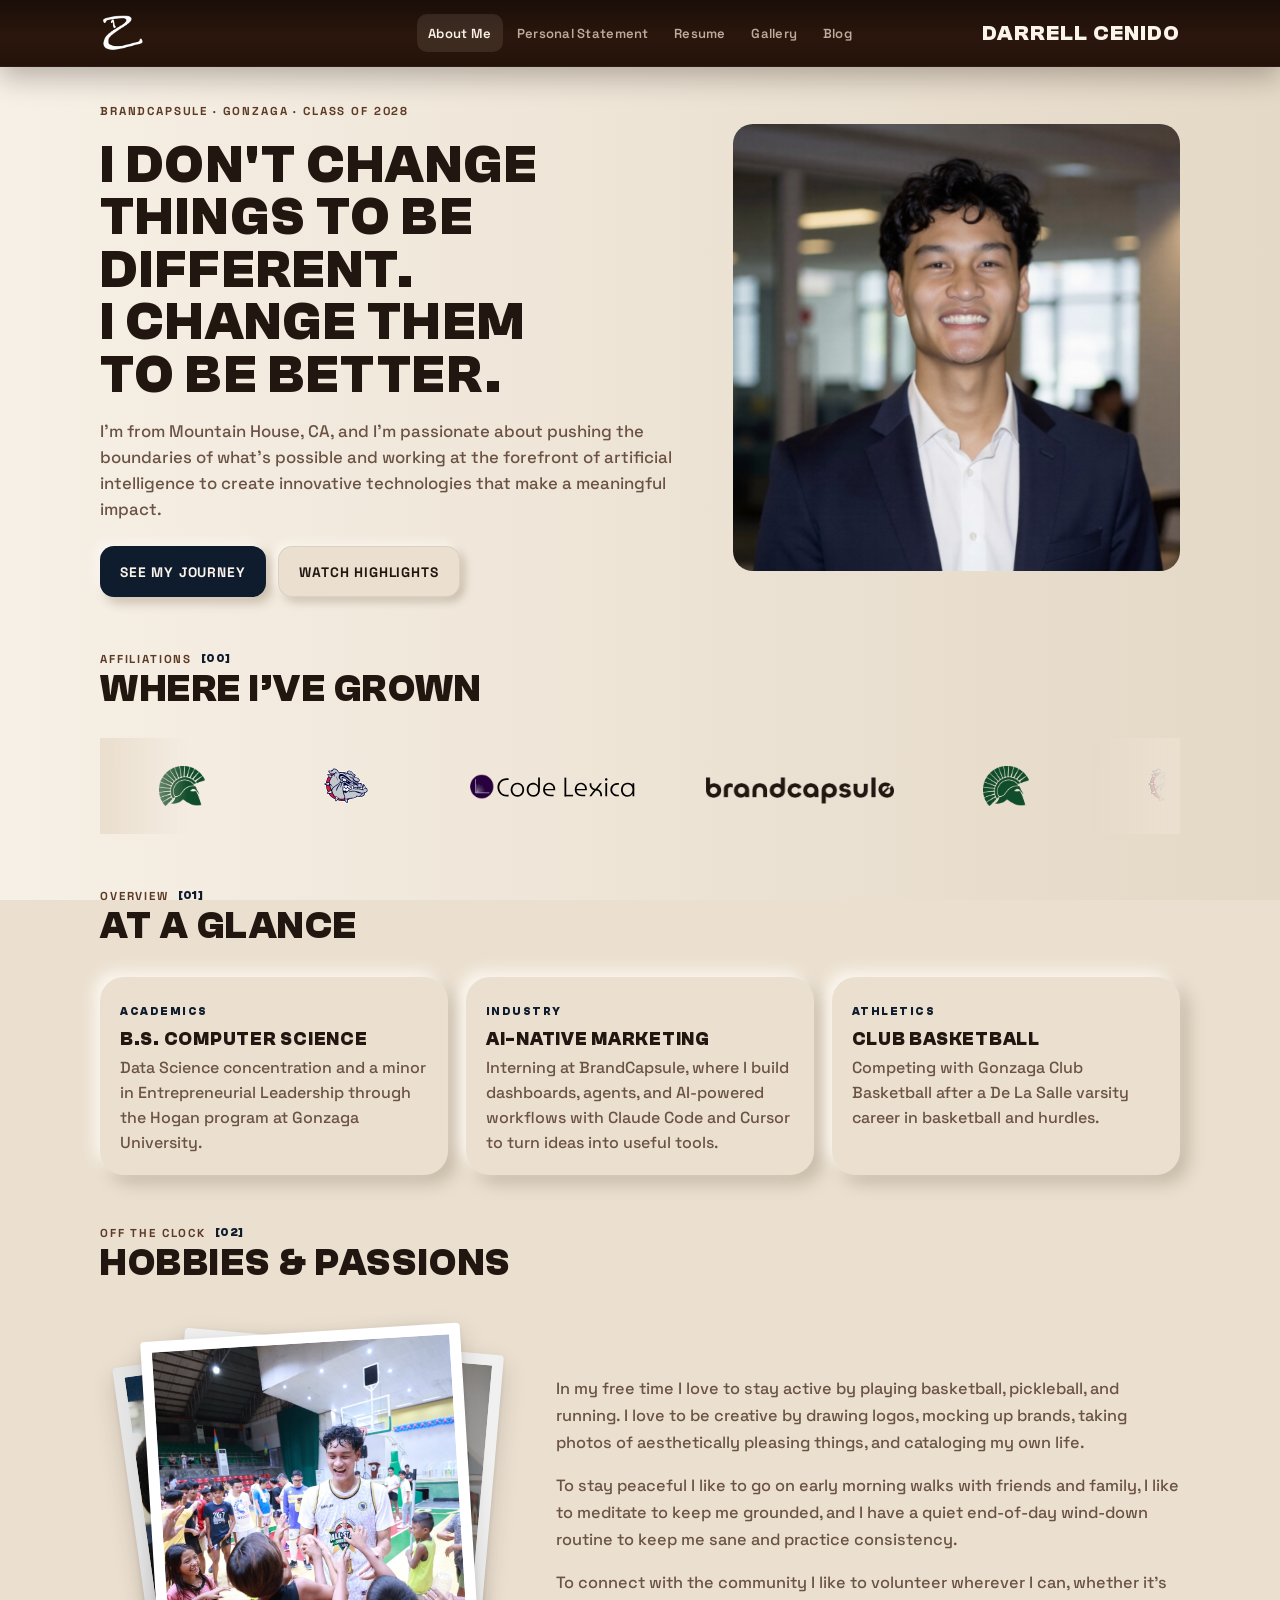
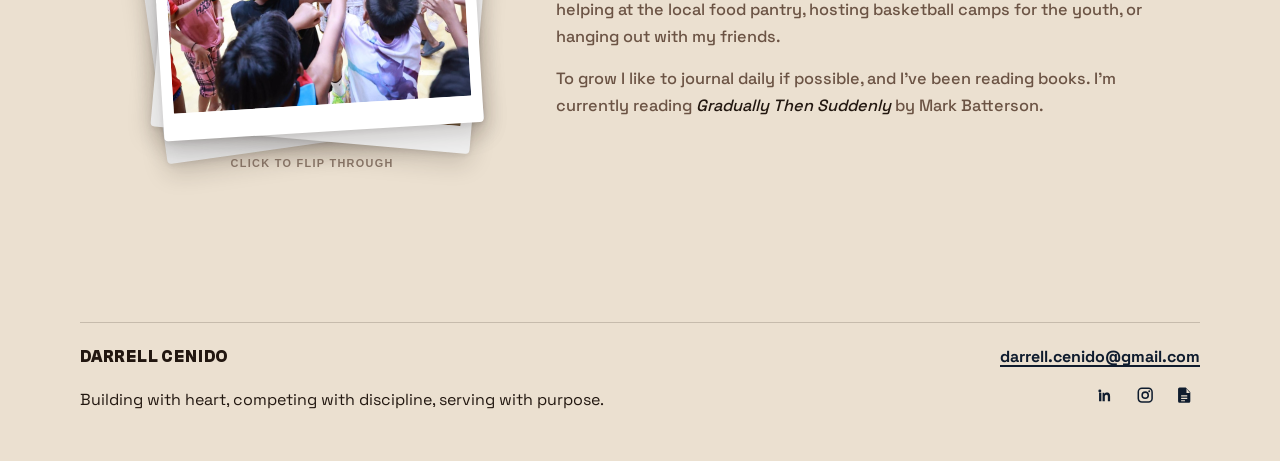
<file: index.html>
<!DOCTYPE html>
<html lang="en">
  <head>
    <meta charset="UTF-8" />
    <meta name="viewport" content="width=device-width, initial-scale=1.0" />
    <title>Darrell Cenido | About Me</title>
    <meta
      name="description"
      content="Personal website of Darrell Cenido: AI-Native Marketing Intern at BrandCapsule | Computer Science & Entrepreneurial Leadership at Gonzaga."
    />
    <link rel="icon" href="assets/images/favicon.png" type="image/png" />
    <link rel="apple-touch-icon" href="assets/images/logo-256.png" />
    <link rel="preconnect" href="https://fonts.googleapis.com" />
    <link rel="preconnect" href="https://fonts.gstatic.com" crossorigin />
    <link
      href="https://fonts.googleapis.com/css2?family=Outfit:wght@500;700;800&family=Space+Grotesk:wght@400;500;600;700&display=swap"
      rel="stylesheet"
    />
    <link rel="stylesheet" href="css/styles.css?v=20260731n" />
  </head>
  <body>
    <a class="skip-link" href="#main">Skip to main content</a>

    <header class="site-header">
      <div class="nav-wrap">
        <a class="brand brand-logo" href="index.html" aria-label="Darrell Cenido home">
          <span class="brand-mark" aria-hidden="true">
            <img src="assets/images/logo.png" alt="" />
          </span>
        </a>
        <button
          class="nav-toggle"
          type="button"
          aria-label="Toggle navigation"
          aria-expanded="false"
        >
          Menu
        </button>
        <nav class="site-nav" aria-label="Primary">
          <a class="active" href="index.html">About Me</a>
          <a href="statement.html">Personal Statement</a>
          <a href="professional.html">Resume</a>
          <a href="gallery.html">Gallery</a>
          <a href="blog.html">Blog</a>
        </nav>
        <a class="brand-meta" href="index.html">
          <span class="brand-text">
            <strong>Darrell Cenido</strong>
          </span>
        </a>
      </div>
    </header>

    <main id="main">
      <section class="hero">
        <div>
          <span class="eyebrow">BrandCapsule · Gonzaga · Class of 2028</span>
          <h1>I don't change things to be different.<br />I change them to be better.</h1>
          <p>
            I’m from Mountain House, CA, and I’m passionate about pushing the boundaries of what’s
            possible and working at the forefront of artificial intelligence to create innovative
            technologies that make a meaningful impact.
          </p>
          <div class="hero-actions">
            <a class="btn btn-primary" href="professional.html">See my journey</a>
            <a class="btn btn-secondary" href="gallery.html">Watch highlights</a>
          </div>
        </div>
        <div class="hero-media">
          <img
            src="assets/images/IMG_9369.PNG"
            alt="Professional headshot of Darrell Cenido"
          />
        </div>
      </section>

      <section class="section conveyor-section" aria-label="Schools and organizations">
        <div class="section-header conveyor-header">
          <div>
            <span class="section-kicker">Affiliations <span class="stat-num">[00]</span></span>
            <h2>Where I’ve grown</h2>
          </div>
        </div>
        <div class="conveyor" role="presentation">
          <div class="conveyor-fade conveyor-fade-left" aria-hidden="true"></div>
          <div class="conveyor-fade conveyor-fade-right" aria-hidden="true"></div>
          <div class="conveyor-track">
            <ul class="conveyor-group">
              <li class="conveyor-item conveyor-item-spartan">
                <a
                  class="conveyor-link"
                  href="https://www.dlshs.org/"
                  target="_blank"
                  rel="noopener noreferrer"
                  aria-label="De La Salle High School website"
                >
                  <img src="assets/images/partners/delasalle-spartan.png" alt="De La Salle Spartans logo" />
                </a>
              </li>
              <li class="conveyor-item conveyor-item-gonzaga">
                <a
                  class="conveyor-link"
                  href="https://www.gonzaga.edu/"
                  target="_blank"
                  rel="noopener noreferrer"
                  aria-label="Gonzaga University website"
                >
                  <img src="assets/images/partners/gonzaga.svg" alt="Gonzaga Bulldogs logo" />
                </a>
              </li>
              <li class="conveyor-item conveyor-item-wide">
                <a
                  class="conveyor-link"
                  href="https://codelexica.com/"
                  target="_blank"
                  rel="noopener noreferrer"
                  aria-label="Code Lexica website"
                >
                  <img src="assets/images/partners/codelexica.svg" alt="Code Lexica logo" />
                </a>
              </li>
              <li class="conveyor-item conveyor-item-wide conveyor-item-brandcapsule">
                <a
                  class="conveyor-link"
                  href="https://brandcapsule.ai/"
                  target="_blank"
                  rel="noopener noreferrer"
                  aria-label="BrandCapsule website"
                >
                  <img src="assets/images/partners/brandcapsule-ink.png" alt="BrandCapsule logo" />
                </a>
              </li>
            </ul>
            <ul class="conveyor-group" aria-hidden="true">
              <li class="conveyor-item conveyor-item-spartan">
                <a
                  class="conveyor-link"
                  href="https://www.dlshs.org/"
                  target="_blank"
                  rel="noopener noreferrer"
                  tabindex="-1"
                  aria-hidden="true"
                >
                  <img src="assets/images/partners/delasalle-spartan.png" alt="" />
                </a>
              </li>
              <li class="conveyor-item conveyor-item-gonzaga">
                <a
                  class="conveyor-link"
                  href="https://www.gonzaga.edu/"
                  target="_blank"
                  rel="noopener noreferrer"
                  tabindex="-1"
                  aria-hidden="true"
                >
                  <img src="assets/images/partners/gonzaga.svg" alt="" />
                </a>
              </li>
              <li class="conveyor-item conveyor-item-wide">
                <a
                  class="conveyor-link"
                  href="https://codelexica.com/"
                  target="_blank"
                  rel="noopener noreferrer"
                  tabindex="-1"
                  aria-hidden="true"
                >
                  <img src="assets/images/partners/codelexica.svg" alt="" />
                </a>
              </li>
              <li class="conveyor-item conveyor-item-wide conveyor-item-brandcapsule">
                <a
                  class="conveyor-link"
                  href="https://brandcapsule.ai/"
                  target="_blank"
                  rel="noopener noreferrer"
                  tabindex="-1"
                  aria-hidden="true"
                >
                  <img src="assets/images/partners/brandcapsule-ink.png" alt="" />
                </a>
              </li>
            </ul>
          </div>
        </div>
      </section>

      <section class="section">
        <div class="section-header">
          <div>
            <span class="section-kicker">Overview <span class="stat-num">[01]</span></span>
            <h2>At a glance</h2>
          </div>
        </div>
        <div class="card-grid">
          <article class="card">
            <span class="card-label">Academics</span>
            <h3>B.S. Computer Science</h3>
            <p>
              Data Science concentration and a minor in Entrepreneurial Leadership through the
              Hogan program at Gonzaga University.
            </p>
          </article>
          <article class="card">
            <span class="card-label">Industry</span>
            <h3>AI-Native Marketing</h3>
            <p>
              Interning at BrandCapsule, where I build dashboards, agents, and AI-powered
              workflows with Claude Code and Cursor to turn ideas into useful tools.
            </p>
          </article>
          <article class="card">
            <span class="card-label">Athletics</span>
            <h3>Club Basketball</h3>
            <p>
              Competing with Gonzaga Club Basketball after a De La Salle varsity career in
              basketball and hurdles.
            </p>
          </article>
        </div>
      </section>

      <section class="section">
        <div class="section-header">
          <div>
            <span class="section-kicker">Off the clock <span class="stat-num">[02]</span></span>
            <h2>Hobbies &amp; passions</h2>
          </div>
        </div>
        <div class="hobbies-layout">
          <button
            class="hobby-stack"
            type="button"
            aria-label="Click to view next hobby photo"
            data-hobby-stack
          >
            <figure class="hobby-stack-card is-active" data-hobby-card>
              <img
                src="assets/images/hobbies/hobby-basketball.jpg"
                alt="Darrell Cenido celebrating with kids on the basketball court"
              />
            </figure>
            <figure class="hobby-stack-card" data-hobby-card aria-hidden="true">
              <img
                src="assets/images/hobbies/hobby-curiosity.jpg"
                alt="Darrell Cenido reading in a library surrounded by books"
              />
            </figure>
            <figure class="hobby-stack-card" data-hobby-card aria-hidden="true">
              <img
                src="assets/images/hobbies/hobby-community.jpg"
                alt="Darrell Cenido laughing with friends in a candid basketball moment"
              />
            </figure>
            <span class="hobby-stack-hint">Click to flip through</span>
          </button>
          <div class="hobby-copy">
            <p>
              In my free time I love to stay active by playing basketball, pickleball, and running.
              I love to be creative by drawing logos, mocking up brands, taking photos of
              aesthetically pleasing things, and cataloging my own life.
            </p>
            <p>
              To stay peaceful I like to go on early morning walks with friends and family, I like
              to meditate to keep me grounded, and I have a quiet end-of-day wind-down routine to
              keep me sane and practice consistency.
            </p>
            <p>
              To connect with the community I like to volunteer wherever I can, whether it’s
              helping at the local food pantry, hosting basketball camps for the youth, or hanging
              out with my friends.
            </p>
            <p>
              To grow I like to journal daily if possible, and I’ve been reading books. I’m
              currently reading <em>Gradually Then Suddenly</em> by Mark Batterson.
            </p>
          </div>
        </div>
      </section>
    </main>

    <footer class="site-footer">
      <div class="footer-inner">
        <div>
          <strong>Darrell Cenido</strong>
          <p>Building with heart, competing with discipline, serving with purpose.</p>
        </div>
        <div>
          <a href="mailto:darrell.cenido@gmail.com">darrell.cenido@gmail.com</a>
          <div class="social-icons footer-social-icons">
            <a
              class="social-icon"
              href="https://www.linkedin.com/in/darrellcenido/"
              target="_blank"
              rel="noopener noreferrer"
              aria-label="LinkedIn"
            >
              <svg viewBox="0 0 24 24" aria-hidden="true">
                <path
                  d="M6.94 6.5A1.94 1.94 0 1 1 5 4.56 1.94 1.94 0 0 1 6.94 6.5zM7 8.89H4V20h3zm4.54 0H8.57V20h2.95v-5.61c0-1.48.28-2.91 2.11-2.91 1.8 0 1.83 1.68 1.83 3V20H18.4v-6.22c0-3.06-.66-5.41-4.23-5.41-1.72 0-2.87.94-3.34 1.83h-.05V8.89z"
                />
              </svg>
            </a>
            <a
              class="social-icon"
              href="https://www.instagram.com/darrell.cenido/"
              target="_blank"
              rel="noopener noreferrer"
              aria-label="Instagram"
            >
              <svg viewBox="0 0 24 24" aria-hidden="true">
                <path
                  d="M7.8 2h8.4C19.4 2 22 4.6 22 7.8v8.4a5.8 5.8 0 0 1-5.8 5.8H7.8C4.6 22 2 19.4 2 16.2V7.8A5.8 5.8 0 0 1 7.8 2m-.2 2A3.6 3.6 0 0 0 4 7.6v8.8C4 18.39 5.61 20 7.6 20h8.8a3.6 3.6 0 0 0 3.6-3.6V7.6C20 5.61 18.39 4 16.4 4H7.6m9.65 1.5a1.25 1.25 0 1 1 0 2.5 1.25 1.25 0 0 1 0-2.5M12 7a5 5 0 1 1 0 10 5 5 0 0 1 0-10m0 2a3 3 0 1 0 0 6 3 3 0 0 0 0-6z"
                />
              </svg>
            </a>
            <a
              class="social-icon"
              href="assets/Darrell_Cenido_Resume.pdf"
              download="Darrell_Cenido_Resume.pdf"
              aria-label="Download resume"
              title="Download resume"
            >
              <svg viewBox="0 0 24 24" aria-hidden="true">
                <path
                  d="M14 2H6a2 2 0 0 0-2 2v16a2 2 0 0 0 2 2h12a2 2 0 0 0 2-2V8l-6-6zm1 7V3.5L19.5 9H15zM8 12h8v1.75H8V12zm0 3.25h8V17H8v-1.75zm0 3.25h5V20H8v-1.5z"
                />
              </svg>
            </a>
          </div>
        </div>
      </div>
    </footer>

    <script src="js/main.js?v=20260731m"></script>
  </body>
</html>
</file>
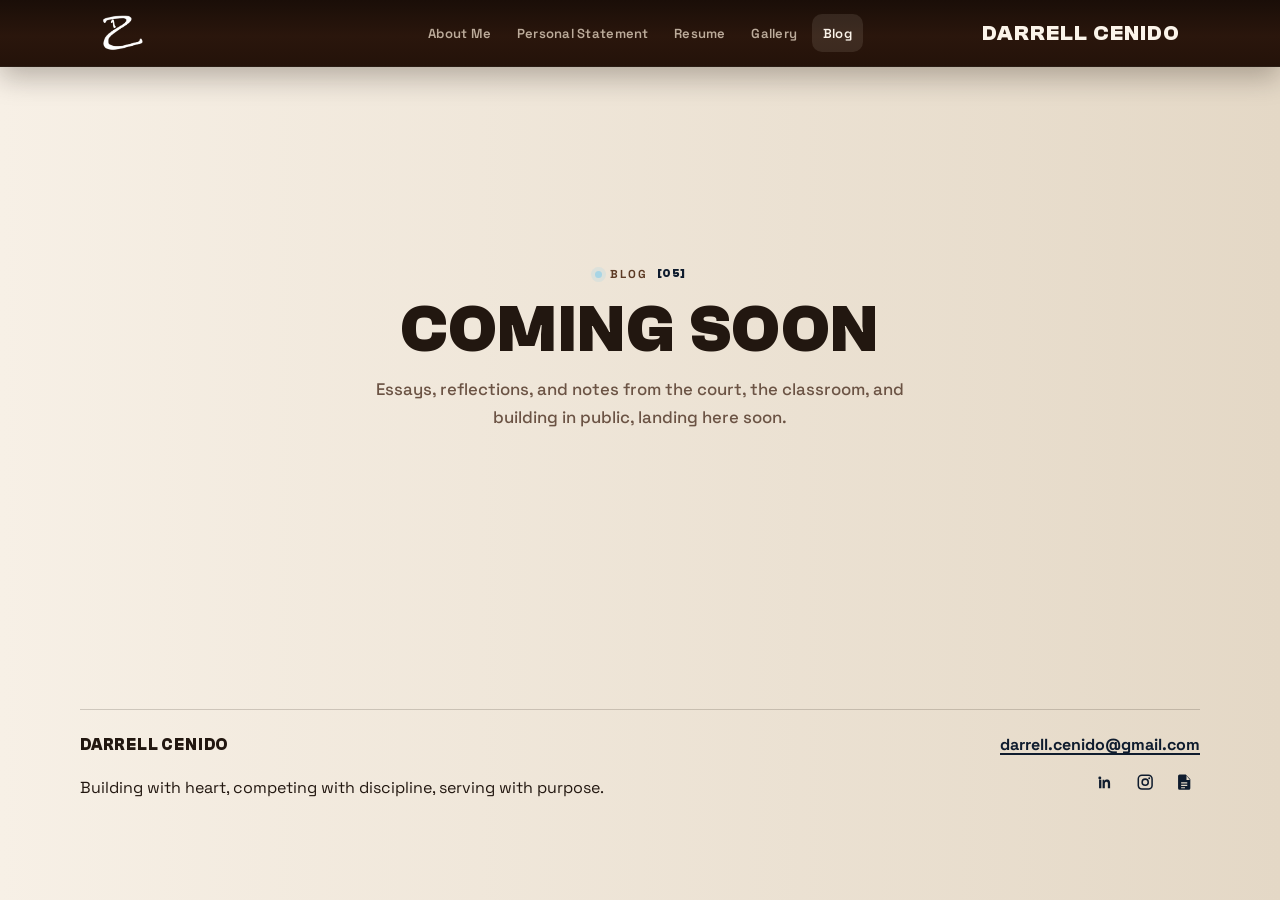
<file: blog.html>
<!DOCTYPE html>
<html lang="en">
  <head>
    <meta charset="UTF-8" />
    <meta name="viewport" content="width=device-width, initial-scale=1.0" />
    <title>Darrell Cenido | Blog</title>
    <meta
      name="description"
      content="Blog by Darrell Cenido: coming soon."
    />
    <link rel="icon" href="assets/images/favicon.png" type="image/png" />
    <link rel="apple-touch-icon" href="assets/images/logo-256.png" />
    <link rel="preconnect" href="https://fonts.googleapis.com" />
    <link rel="preconnect" href="https://fonts.gstatic.com" crossorigin />
    <link
      href="https://fonts.googleapis.com/css2?family=Outfit:wght@500;700;800&family=Space+Grotesk:wght@400;500;600;700&display=swap"
      rel="stylesheet"
    />
    <link rel="stylesheet" href="css/styles.css?v=20260731n" />
  </head>
  <body>
    <a class="skip-link" href="#main">Skip to main content</a>

    <header class="site-header">
      <div class="nav-wrap">
        <a class="brand brand-logo" href="index.html" aria-label="Darrell Cenido home">
          <span class="brand-mark" aria-hidden="true">
            <img src="assets/images/logo.png" alt="" />
          </span>
        </a>
        <button
          class="nav-toggle"
          type="button"
          aria-label="Toggle navigation"
          aria-expanded="false"
        >
          Menu
        </button>
        <nav class="site-nav" aria-label="Primary">
          <a href="index.html">About Me</a>
          <a href="statement.html">Personal Statement</a>
          <a href="professional.html">Resume</a>
          <a href="gallery.html">Gallery</a>
          <a class="active" href="blog.html">Blog</a>
        </nav>
        <a class="brand-meta" href="index.html">
          <span class="brand-text">
            <strong>Darrell Cenido</strong>
          </span>
        </a>
      </div>
    </header>

    <main id="main">
      <section class="coming-soon" aria-labelledby="blog-coming-soon">
        <span class="eyebrow"
          ><span class="nm-live" aria-hidden="true"></span> Blog
          <span class="stat-num">[05]</span></span
        >
        <h1 id="blog-coming-soon">Coming soon</h1>
        <p>
          Essays, reflections, and notes from the court, the classroom, and building in public,
          landing here soon.
        </p>
      </section>
    </main>

    <footer class="site-footer">
      <div class="footer-inner">
        <div>
          <strong>Darrell Cenido</strong>
          <p>Building with heart, competing with discipline, serving with purpose.</p>
        </div>
        <div>
          <a href="mailto:darrell.cenido@gmail.com">darrell.cenido@gmail.com</a>
          <div class="social-icons footer-social-icons">
            <a
              class="social-icon"
              href="https://www.linkedin.com/in/darrellcenido/"
              target="_blank"
              rel="noopener noreferrer"
              aria-label="LinkedIn"
            >
              <svg viewBox="0 0 24 24" aria-hidden="true">
                <path
                  d="M6.94 6.5A1.94 1.94 0 1 1 5 4.56 1.94 1.94 0 0 1 6.94 6.5zM7 8.89H4V20h3zm4.54 0H8.57V20h2.95v-5.61c0-1.48.28-2.91 2.11-2.91 1.8 0 1.83 1.68 1.83 3V20H18.4v-6.22c0-3.06-.66-5.41-4.23-5.41-1.72 0-2.87.94-3.34 1.83h-.05V8.89z"
                />
              </svg>
            </a>
            <a
              class="social-icon"
              href="https://www.instagram.com/darrell.cenido/"
              target="_blank"
              rel="noopener noreferrer"
              aria-label="Instagram"
            >
              <svg viewBox="0 0 24 24" aria-hidden="true">
                <path
                  d="M7.8 2h8.4C19.4 2 22 4.6 22 7.8v8.4a5.8 5.8 0 0 1-5.8 5.8H7.8C4.6 22 2 19.4 2 16.2V7.8A5.8 5.8 0 0 1 7.8 2m-.2 2A3.6 3.6 0 0 0 4 7.6v8.8C4 18.39 5.61 20 7.6 20h8.8a3.6 3.6 0 0 0 3.6-3.6V7.6C20 5.61 18.39 4 16.4 4H7.6m9.65 1.5a1.25 1.25 0 1 1 0 2.5 1.25 1.25 0 0 1 0-2.5M12 7a5 5 0 1 1 0 10 5 5 0 0 1 0-10m0 2a3 3 0 1 0 0 6 3 3 0 0 0 0-6z"
                />
              </svg>
            </a>
            <a
              class="social-icon"
              href="assets/Darrell_Cenido_Resume.pdf"
              download="Darrell_Cenido_Resume.pdf"
              aria-label="Download resume"
              title="Download resume"
            >
              <svg viewBox="0 0 24 24" aria-hidden="true">
                <path
                  d="M14 2H6a2 2 0 0 0-2 2v16a2 2 0 0 0 2 2h12a2 2 0 0 0 2-2V8l-6-6zm1 7V3.5L19.5 9H15zM8 12h8v1.75H8V12zm0 3.25h8V17H8v-1.75zm0 3.25h5V20H8v-1.5z"
                />
              </svg>
            </a>
          </div>
        </div>
      </div>
    </footer>

    <script src="js/main.js?v=20260731m"></script>
  </body>
</html>
</file>
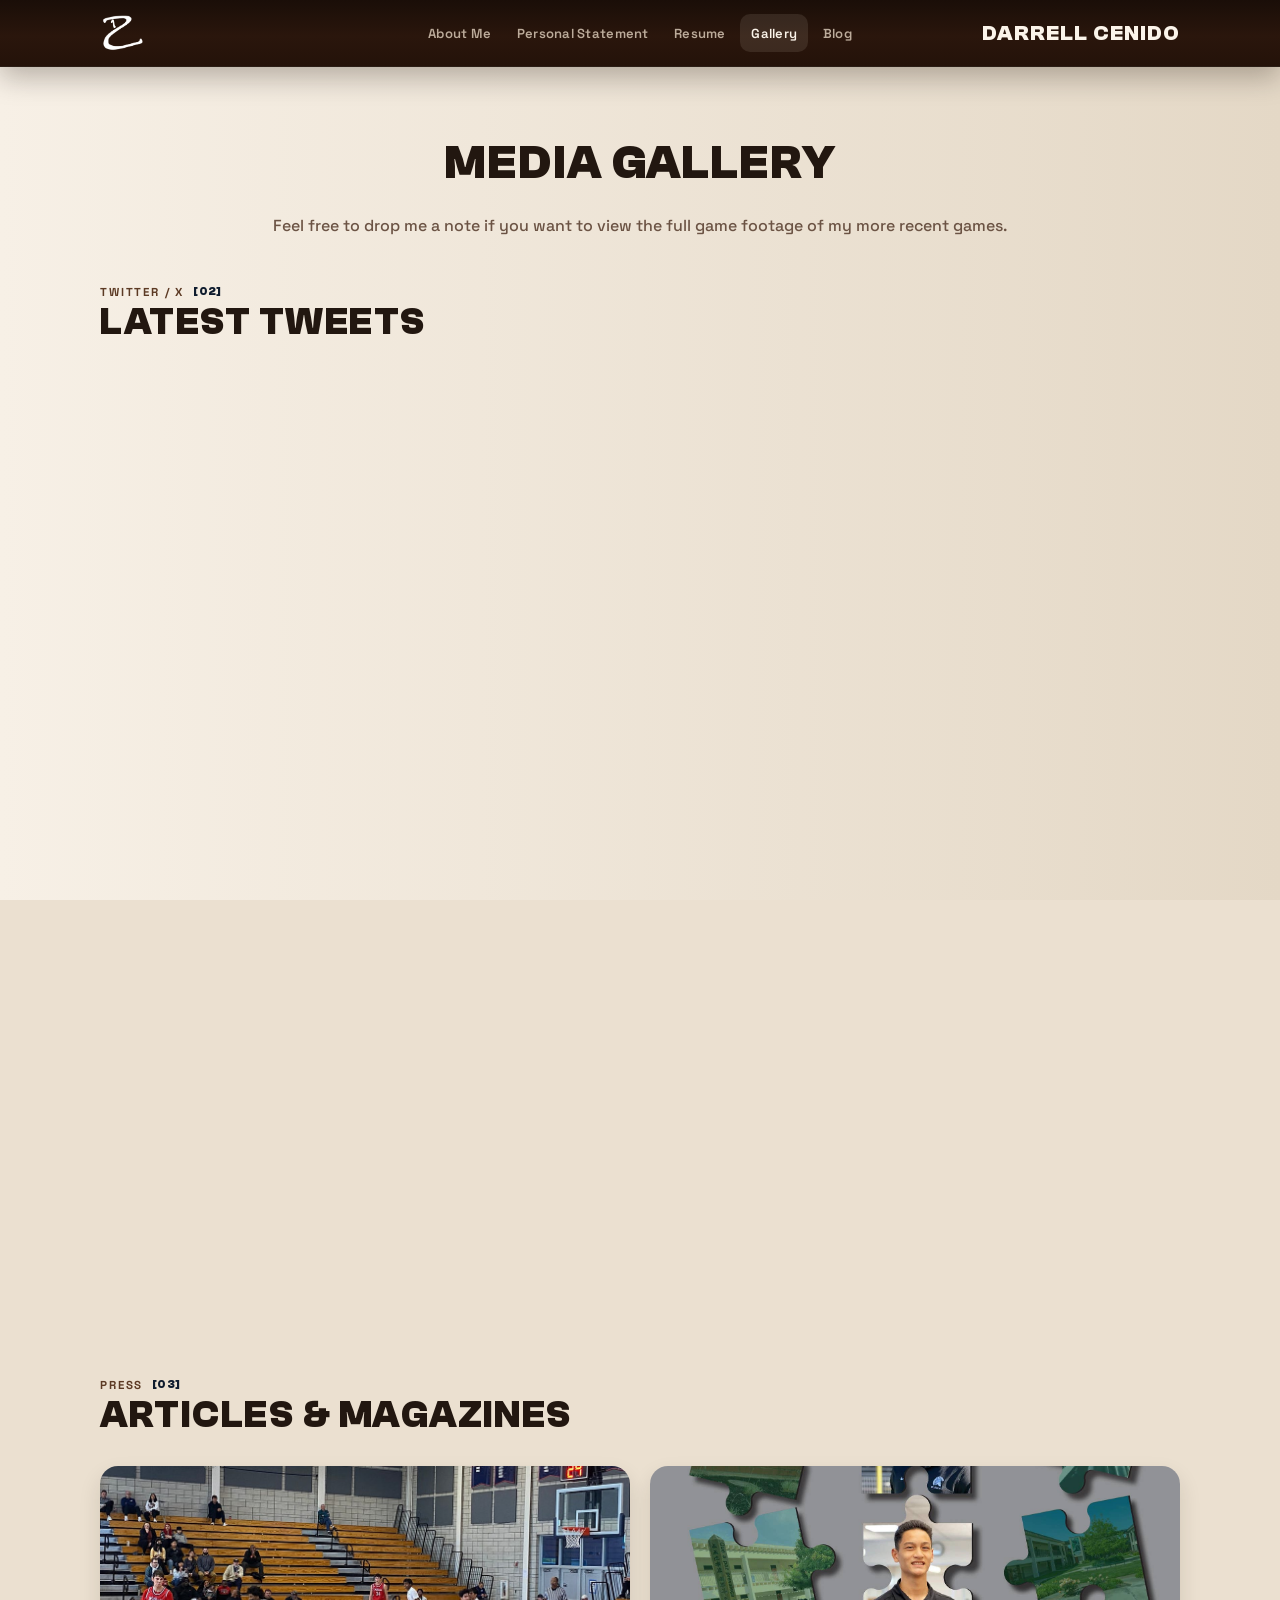
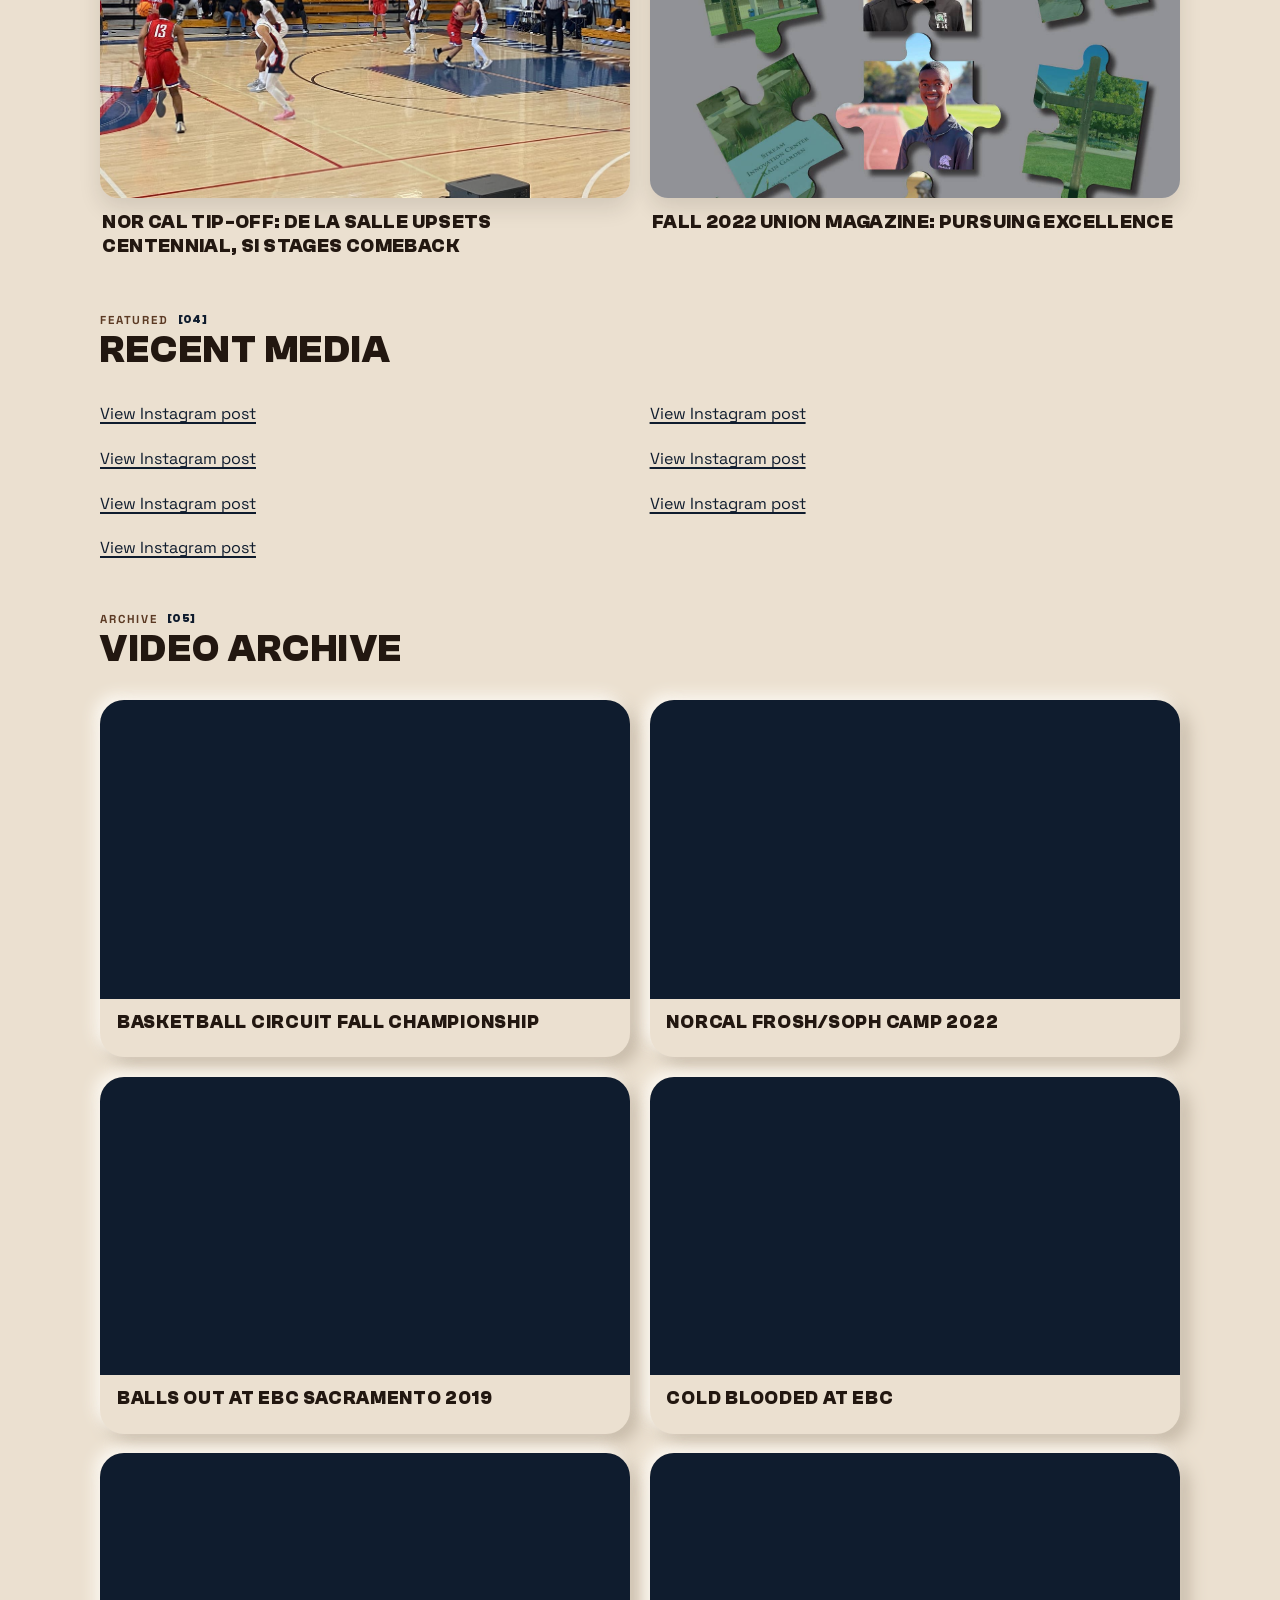
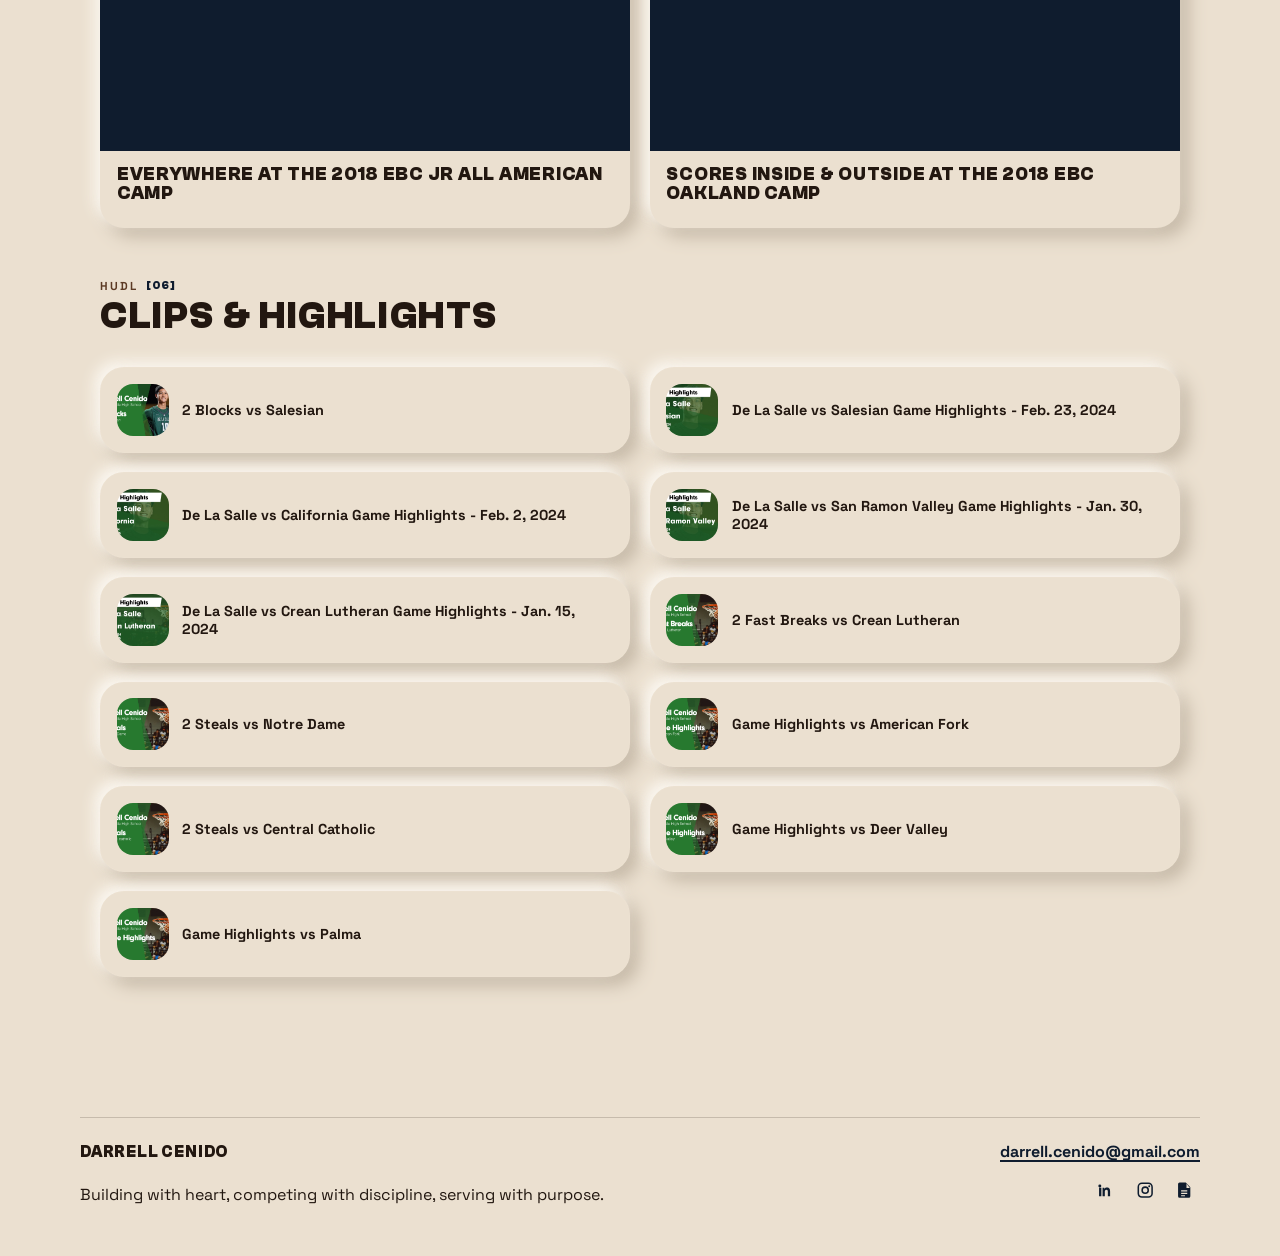
<file: gallery.html>
<!DOCTYPE html>
<html lang="en">
  <head>
    <meta charset="UTF-8" />
    <meta name="viewport" content="width=device-width, initial-scale=1.0" />
    <title>Darrell Cenido | Gallery</title>
    <meta
      name="description"
      content="Media gallery featuring Darrell Cenido highlights from YouTube, Instagram, Hudl, and more."
    />
    <link rel="icon" href="assets/images/favicon.png" type="image/png" />
    <link rel="apple-touch-icon" href="assets/images/logo-256.png" />
    <link rel="preconnect" href="https://fonts.googleapis.com" />
    <link rel="preconnect" href="https://fonts.gstatic.com" crossorigin />
    <link
      href="https://fonts.googleapis.com/css2?family=Outfit:wght@500;700;800&family=Space+Grotesk:wght@400;500;600;700&display=swap"
      rel="stylesheet"
    />
    <link rel="stylesheet" href="css/styles.css?v=20260801r" />
  </head>
  <body>
    <a class="skip-link" href="#main">Skip to main content</a>

    <header class="site-header">
      <div class="nav-wrap">
        <a class="brand brand-logo" href="index.html" aria-label="Darrell Cenido home">
          <span class="brand-mark" aria-hidden="true">
            <img src="assets/images/logo.png" alt="" />
          </span>
        </a>
        <button
          class="nav-toggle"
          type="button"
          aria-label="Toggle navigation"
          aria-expanded="false"
        >
          Menu
        </button>
        <nav class="site-nav" aria-label="Primary">
          <a href="index.html">About Me</a>
          <a href="statement.html">Personal Statement</a>
          <a href="professional.html">Resume</a>
          <a class="active" href="gallery.html">Gallery</a>
          <a href="blog.html">Blog</a>
        </nav>
        <a class="brand-meta" href="index.html">
          <span class="brand-text">
            <strong>Darrell Cenido</strong>
          </span>
        </a>
      </div>
    </header>

    <main id="main">
      <section class="page-hero gallery-intro">
        <h1>Media Gallery</h1>
        <p>Feel free to drop me a note if you want to view the full game footage of my more recent games.</p>
      </section>

      <section class="section">
        <div class="section-header">
          <div>
            <span class="section-kicker">Twitter / X <span class="stat-num">[02]</span></span>
            <h2>Latest tweets</h2>
          </div>
        </div>
        <div class="tweets-gallery-wall" aria-label="Tweet gallery wall">

          <div class="twitter-embed-wrap tweet-featured">
            <blockquote class="twitter-tweet" data-width="320" data-conversation="none">
              <a href="https://twitter.com/KasselMedia/status/1747443813575180663"></a>
            </blockquote>
          </div>

          <div class="twitter-embed-wrap tweet-wall-1">
            <blockquote class="twitter-tweet" data-width="280" data-conversation="none">
              <a href="https://twitter.com/KasselMedia/status/1747054937182548461"></a>
            </blockquote>
          </div>
          <div class="twitter-embed-wrap tweet-wall-2">
            <blockquote class="twitter-tweet" data-width="280" data-conversation="none">
              <a href="https://twitter.com/dlshsbasketball/status/1731121020017524838"></a>
            </blockquote>
          </div>
          <div class="twitter-embed-wrap tweet-wall-3">
            <blockquote class="twitter-tweet" data-width="280" data-conversation="none">
              <a href="https://twitter.com/dlshsbasketball/status/1741215618266018238"></a>
            </blockquote>
          </div>
          <div class="twitter-embed-wrap tweet-wall-4">
            <blockquote class="twitter-tweet" data-width="280" data-conversation="none">
              <a href="https://twitter.com/dlstrack/status/1781766299812761978"></a>
            </blockquote>
          </div>
          <div class="twitter-embed-wrap tweet-wall-5">
            <blockquote class="twitter-tweet" data-width="280" data-conversation="none">
              <a href="https://twitter.com/dlstrack/status/1786545997654761646"></a>
            </blockquote>
          </div>
          <div class="twitter-embed-wrap tweet-wall-6">
            <blockquote class="twitter-tweet" data-width="280" data-conversation="none">
              <a href="https://twitter.com/dlstrack/status/1786558070640070844"></a>
            </blockquote>
          </div>
          <div class="twitter-embed-wrap tweet-wall-7">
            <blockquote class="twitter-tweet" data-width="280" data-conversation="none">
              <a href="https://twitter.com/dlstrack/status/1789490953901978004"></a>
            </blockquote>
          </div>
          <div class="twitter-embed-wrap tweet-wall-8">
            <blockquote class="twitter-tweet" data-width="280" data-conversation="none">
              <a href="https://twitter.com/dlstrack/status/1789493624230883649"></a>
            </blockquote>
          </div>
          <div class="twitter-embed-wrap tweet-wall-9">
            <blockquote class="twitter-tweet" data-width="280" data-conversation="none">
              <a href="https://twitter.com/dlstrack/status/1791864372337447211"></a>
            </blockquote>
          </div>
          <div class="twitter-embed-wrap tweet-wall-10">
            <blockquote class="twitter-tweet" data-width="280" data-conversation="none">
              <a href="https://twitter.com/dlstrack/status/1792031412113334338"></a>
            </blockquote>
          </div>
        </div>
      </section>

      <section class="section">
        <div class="section-header">
          <div>
            <span class="section-kicker">Press <span class="stat-num">[03]</span></span>
            <h2>Articles &amp; magazines</h2>
          </div>
        </div>
        <div class="gallery-grid gallery-articles-grid">
          <article class="media-article">
            <a
              class="media-article-link"
              href="https://bayprepsinsider.substack.com/p/nor-cal-tip-off-de-la-salle-upsets"
              target="_blank"
              rel="noopener noreferrer"
              aria-label="Open Nor Cal Tip-Off feature"
            >
              <img
                class="media-article-img"
                src="assets/images/gallery/12-nor-cal-tip-off.jpg"
                alt="Nor Cal Tip-Off preview"
                loading="lazy"
              />
              <span class="media-article-title">
                Nor Cal Tip-Off: De La Salle Upsets Centennial, SI Stages Comeback
              </span>
            </a>
          </article>
          <article class="media-article">
            <a
              class="media-article-link"
              href="https://issuu.com/dlshs.concord/docs/de_la_salle_union_fall_2022_web_single_hr"
              target="_blank"
              rel="noopener noreferrer"
              aria-label="Open Union Magazine feature"
            >
              <img
                class="media-article-img"
                src="assets/images/gallery/13-union-magazine-fall-2022.jpg"
                alt="Union Magazine preview"
                loading="lazy"
              />
              <span class="media-article-title">
                Fall 2022 Union Magazine: Pursuing Excellence
              </span>
            </a>
          </article>
        </div>
      </section>

      <section class="section">
        <div class="section-header">
          <div>
            <span class="section-kicker">Featured <span class="stat-num">[04]</span></span>
            <h2>Recent media</h2>
          </div>
        </div>
        <div class="gallery-grid gallery-grid-featured">
          <article class="media-ig-item">
            <blockquote
              class="instagram-media"
              data-instgrm-permalink="https://www.instagram.com/p/C6wB17XLqK5/"
              data-instgrm-version="14"
              style="margin: 0 auto; max-width: 540px; width: 100%"
            >
              <a href="https://www.instagram.com/p/C6wB17XLqK5/" target="_blank" rel="noopener noreferrer">View Instagram post</a>
            </blockquote>
          </article>

          <article class="media-ig-item">
            <blockquote
              class="instagram-media"
              data-instgrm-permalink="https://www.instagram.com/p/CzJzNDhPubq/"
              data-instgrm-version="14"
              style="margin: 0 auto; max-width: 540px; width: 100%"
            >
              <a href="https://www.instagram.com/p/CzJzNDhPubq/" target="_blank" rel="noopener noreferrer">View Instagram post</a>
            </blockquote>
          </article>

          <article class="media-ig-item">
            <blockquote
              class="instagram-media"
              data-instgrm-permalink="https://www.instagram.com/p/C30hdzHJW58/"
              data-instgrm-version="14"
              style="margin: 0 auto; max-width: 540px; width: 100%"
            >
              <a href="https://www.instagram.com/p/C30hdzHJW58/" target="_blank" rel="noopener noreferrer">View Instagram post</a>
            </blockquote>
          </article>

          <article class="media-ig-item">
            <blockquote
              class="instagram-media"
              data-instgrm-permalink="https://www.instagram.com/p/CnxZCMZheFe/"
              data-instgrm-version="14"
              style="margin: 0 auto; max-width: 540px; width: 100%"
            >
              <a href="https://www.instagram.com/p/CnxZCMZheFe/" target="_blank" rel="noopener noreferrer">View Instagram post</a>
            </blockquote>
          </article>
        </div>

        <div class="gallery-grid gallery-recent-trio">
          <article class="media-ig-item">
            <blockquote
              class="instagram-media"
              data-instgrm-permalink="https://www.instagram.com/p/Cx-yhA9BDBS/"
              data-instgrm-version="14"
              style="margin: 0 auto; max-width: 540px; width: 100%"
            >
              <a href="https://www.instagram.com/p/Cx-yhA9BDBS/" target="_blank" rel="noopener noreferrer">View Instagram post</a>
            </blockquote>
          </article>

          <article class="media-ig-item">
            <blockquote
              class="instagram-media"
              data-instgrm-permalink="https://www.instagram.com/p/Cx5w6ZbMzdi/"
              data-instgrm-version="14"
              style="margin: 0 auto; max-width: 540px; width: 100%"
            >
              <a href="https://www.instagram.com/p/Cx5w6ZbMzdi/" target="_blank" rel="noopener noreferrer">View Instagram post</a>
            </blockquote>
          </article>

          <article class="media-ig-item">
            <blockquote
              class="instagram-media"
              data-instgrm-permalink="https://www.instagram.com/p/CsjShV7oQX9/"
              data-instgrm-version="14"
              style="margin: 0 auto; max-width: 540px; width: 100%"
            >
              <a href="https://www.instagram.com/p/CsjShV7oQX9/" target="_blank" rel="noopener noreferrer">View Instagram post</a>
            </blockquote>
          </article>
        </div>
      </section>

      <section class="section">
        <div class="section-header">
          <div>
            <span class="section-kicker">Archive <span class="stat-num">[05]</span></span>
            <h2>Video archive</h2>
          </div>
        </div>
        <div class="gallery-grid">
          <article class="card embed-card">
            <div class="video-frame">
              <iframe
                src="https://www.youtube.com/embed/ErUB-8GQZ3g"
                title="Darrell Cenido at the Basketball Circuit Fall Championship"
                allow="accelerometer; autoplay; clipboard-write; encrypted-media; gyroscope; picture-in-picture; web-share"
                allowfullscreen
                loading="lazy"
              ></iframe>
            </div>
            <div class="embed-meta">
              <h3>Basketball Circuit Fall Championship</h3>
            </div>
          </article>

          <article class="card embed-card">
            <div class="video-frame">
              <iframe
                src="https://www.youtube.com/embed/lovD2Velreo"
                title="Darrell Cenido at NorCal Frosh/Soph Camp 2022"
                allow="accelerometer; autoplay; clipboard-write; encrypted-media; gyroscope; picture-in-picture; web-share"
                allowfullscreen
                loading="lazy"
              ></iframe>
            </div>
            <div class="embed-meta">
              <h3>NorCal Frosh/Soph Camp 2022</h3>
            </div>
          </article>

          <article class="card embed-card">
            <div class="video-frame">
              <iframe
                src="https://www.youtube.com/embed/jRqBR6u7Kw4"
                title="Darrell Cenido BALLS OUT at EBC Sacramento 2019"
                allow="accelerometer; autoplay; clipboard-write; encrypted-media; gyroscope; picture-in-picture; web-share"
                allowfullscreen
                loading="lazy"
              ></iframe>
            </div>
            <div class="embed-meta">
              <h3>BALLS OUT at EBC Sacramento 2019</h3>
            </div>
          </article>

          <article class="card embed-card">
            <div class="video-frame">
              <iframe
                src="https://www.youtube.com/embed/oprKGK9SXQ4"
                title="Darrell Cenido is COLD BLOODED at EBC"
                allow="accelerometer; autoplay; clipboard-write; encrypted-media; gyroscope; picture-in-picture; web-share"
                allowfullscreen
                loading="lazy"
              ></iframe>
            </div>
            <div class="embed-meta">
              <h3>COLD BLOODED at EBC</h3>
            </div>
          </article>

          <article class="card embed-card">
            <div class="video-frame">
              <iframe
                src="https://www.youtube.com/embed/PBxANOSPAEE"
                title="Darrell Cenido is EVERYWHERE at the 2018 EBC Jr All American Camp"
                allow="accelerometer; autoplay; clipboard-write; encrypted-media; gyroscope; picture-in-picture; web-share"
                allowfullscreen
                loading="lazy"
              ></iframe>
            </div>
            <div class="embed-meta">
              <h3>EVERYWHERE at the 2018 EBC Jr All American Camp</h3>
            </div>
          </article>

          <article class="card embed-card">
            <div class="video-frame">
              <iframe
                src="https://www.youtube.com/embed/pKPwCnWJFl0"
                title="Darrell Cenido SCORES INSIDE and OUTSIDE at the 2018 EBC Oakland Camp"
                allow="accelerometer; autoplay; clipboard-write; encrypted-media; gyroscope; picture-in-picture; web-share"
                allowfullscreen
                loading="lazy"
              ></iframe>
            </div>
            <div class="embed-meta">
              <h3>SCORES INSIDE &amp; OUTSIDE at the 2018 EBC Oakland Camp</h3>
            </div>
          </article>
        </div>
      </section>

<section class="section">
        <div class="section-header">
          <div>
            <span class="section-kicker">Hudl <span class="stat-num">[06]</span></span>
            <h2>Clips &amp; highlights</h2>
          </div>
        </div>
        <div class="gallery-grid gallery-grid-links gallery-thumb-grid">
          <article class="card embed-card">
            <a
              class="media-thumb-link"
              href="https://www.hudl.com/v/2Na8bf"
              target="_blank"
              rel="noopener noreferrer"
              aria-label="Open 2 Blocks vs Salesian"
            >
              <img class="media-thumb-img" src="assets/images/gallery/01-2-blocks-vs-salesian.jpg" alt="2 Blocks vs Salesian thumbnail" loading="lazy" />
              <span class="media-thumb-title">2 Blocks vs Salesian</span>
            </a>
          </article>
          <article class="card embed-card">
            <a class="media-thumb-link" href="https://www.hudl.com/v/2Na7k7" target="_blank" rel="noopener noreferrer" aria-label="Open De La Salle vs Salesian Game Highlights - Feb. 23, 2024">
              <img class="media-thumb-img" src="assets/images/gallery/02-de-la-salle-vs-salesian-game-highlights-feb-23-2024.jpg" alt="De La Salle vs Salesian thumbnail" loading="lazy" />
              <span class="media-thumb-title">De La Salle vs Salesian Game Highlights - Feb. 23, 2024</span>
            </a>
          </article>
          <article class="card embed-card">
            <a class="media-thumb-link" href="https://www.hudl.com/v/2NLKK4" target="_blank" rel="noopener noreferrer" aria-label="Open De La Salle vs California Game Highlights - Feb. 2, 2024">
              <img class="media-thumb-img" src="assets/images/gallery/03-de-la-salle-vs-california-game-highlights-feb-2-2024.jpg" alt="De La Salle vs California thumbnail" loading="lazy" />
              <span class="media-thumb-title">De La Salle vs California Game Highlights - Feb. 2, 2024</span>
            </a>
          </article>
          <article class="card embed-card">
            <a class="media-thumb-link" href="https://www.hudl.com/v/2NHvhY" target="_blank" rel="noopener noreferrer" aria-label="Open De La Salle vs San Ramon Valley Game Highlights - Jan. 30, 2024">
              <img class="media-thumb-img" src="assets/images/gallery/04-de-la-salle-vs-san-ramon-valley-game-highlights-jan-30.jpg" alt="De La Salle vs San Ramon Valley thumbnail" loading="lazy" />
              <span class="media-thumb-title">De La Salle vs San Ramon Valley Game Highlights - Jan. 30, 2024</span>
            </a>
          </article>
          <article class="card embed-card">
            <a class="media-thumb-link" href="https://www.hudl.com/v/2N74Va" target="_blank" rel="noopener noreferrer" aria-label="Open De La Salle vs Crean Lutheran Game Highlights - Jan. 15, 2024">
              <img class="media-thumb-img" src="assets/images/gallery/05-de-la-salle-vs-crean-lutheran-game-highlights-jan-15-20.jpg" alt="De La Salle vs Crean Lutheran thumbnail" loading="lazy" />
              <span class="media-thumb-title">De La Salle vs Crean Lutheran Game Highlights - Jan. 15, 2024</span>
            </a>
          </article>
          <article class="card embed-card">
            <a class="media-thumb-link" href="https://www.hudl.com/v/2N74VY" target="_blank" rel="noopener noreferrer" aria-label="Open 2 Fast Breaks vs Crean Lutheran">
              <img class="media-thumb-img" src="assets/images/gallery/06-2-fast-breaks-vs-crean-lutheran.jpg" alt="2 Fast Breaks vs Crean Lutheran thumbnail" loading="lazy" />
              <span class="media-thumb-title">2 Fast Breaks vs Crean Lutheran</span>
            </a>
          </article>
          <article class="card embed-card">
            <a class="media-thumb-link" href="https://www.hudl.com/v/2N27hs" target="_blank" rel="noopener noreferrer" aria-label="Open 2 Steals vs Notre Dame">
              <img class="media-thumb-img" src="assets/images/gallery/07-2-steals-vs-notre-dame.jpg" alt="2 Steals vs Notre Dame thumbnail" loading="lazy" />
              <span class="media-thumb-title">2 Steals vs Notre Dame</span>
            </a>
          </article>
          <article class="card embed-card">
            <a class="media-thumb-link" href="https://www.hudl.com/v/2MzA88" target="_blank" rel="noopener noreferrer" aria-label="Open Game Highlights vs American Fork">
              <img class="media-thumb-img" src="assets/images/gallery/08-game-highlights-vs-american-fork.jpg" alt="Game Highlights vs American Fork thumbnail" loading="lazy" />
              <span class="media-thumb-title">Game Highlights vs American Fork</span>
            </a>
          </article>
          <article class="card embed-card">
            <a class="media-thumb-link" href="https://www.hudl.com/v/2Mi13V" target="_blank" rel="noopener noreferrer" aria-label="Open 2 Steals vs Central Catholic">
              <img class="media-thumb-img" src="assets/images/gallery/09-2-steals-vs-central-catholic.jpg" alt="2 Steals vs Central Catholic thumbnail" loading="lazy" />
              <span class="media-thumb-title">2 Steals vs Central Catholic</span>
            </a>
          </article>
          <article class="card embed-card">
            <a class="media-thumb-link" href="https://www.hudl.com/v/2KCt6N" target="_blank" rel="noopener noreferrer" aria-label="Open Game Highlights vs Deer Valley">
              <img class="media-thumb-img" src="assets/images/gallery/10-game-highlights-vs-deer-valley.jpg" alt="Game Highlights vs Deer Valley thumbnail" loading="lazy" />
              <span class="media-thumb-title">Game Highlights vs Deer Valley</span>
            </a>
          </article>
          <article class="card embed-card">
            <a class="media-thumb-link" href="https://www.hudl.com/v/2JzpFm" target="_blank" rel="noopener noreferrer" aria-label="Open Game Highlights vs Palma">
              <img class="media-thumb-img" src="assets/images/gallery/11-game-highlights-vs-palma.jpg" alt="Game Highlights vs Palma thumbnail" loading="lazy" />
              <span class="media-thumb-title">Game Highlights vs Palma</span>
            </a>
          </article>
        </div>
      </section>

</main>

    <footer class="site-footer">
      <div class="footer-inner">
        <div>
          <strong>Darrell Cenido</strong>
          <p>Building with heart, competing with discipline, serving with purpose.</p>
        </div>
        <div>
          <a href="mailto:darrell.cenido@gmail.com">darrell.cenido@gmail.com</a>
          <div class="social-icons footer-social-icons">
            <a
              class="social-icon"
              href="https://www.linkedin.com/in/darrellcenido/"
              target="_blank"
              rel="noopener noreferrer"
              aria-label="LinkedIn"
            >
              <svg viewBox="0 0 24 24" aria-hidden="true">
                <path
                  d="M6.94 6.5A1.94 1.94 0 1 1 5 4.56 1.94 1.94 0 0 1 6.94 6.5zM7 8.89H4V20h3zm4.54 0H8.57V20h2.95v-5.61c0-1.48.28-2.91 2.11-2.91 1.8 0 1.83 1.68 1.83 3V20H18.4v-6.22c0-3.06-.66-5.41-4.23-5.41-1.72 0-2.87.94-3.34 1.83h-.05V8.89z"
                />
              </svg>
            </a>
            <a
              class="social-icon"
              href="https://www.instagram.com/darrell.cenido/"
              target="_blank"
              rel="noopener noreferrer"
              aria-label="Instagram"
            >
              <svg viewBox="0 0 24 24" aria-hidden="true">
                <path
                  d="M7.8 2h8.4C19.4 2 22 4.6 22 7.8v8.4a5.8 5.8 0 0 1-5.8 5.8H7.8C4.6 22 2 19.4 2 16.2V7.8A5.8 5.8 0 0 1 7.8 2m-.2 2A3.6 3.6 0 0 0 4 7.6v8.8C4 18.39 5.61 20 7.6 20h8.8a3.6 3.6 0 0 0 3.6-3.6V7.6C20 5.61 18.39 4 16.4 4H7.6m9.65 1.5a1.25 1.25 0 1 1 0 2.5 1.25 1.25 0 0 1 0-2.5M12 7a5 5 0 1 1 0 10 5 5 0 0 1 0-10m0 2a3 3 0 1 0 0 6 3 3 0 0 0 0-6z"
                />
              </svg>
            </a>
            <a
              class="social-icon"
              href="assets/Darrell_Cenido_Resume.pdf"
              download="Darrell_Cenido_Resume.pdf"
              aria-label="Download resume"
              title="Download resume"
            >
              <svg viewBox="0 0 24 24" aria-hidden="true">
                <path
                  d="M14 2H6a2 2 0 0 0-2 2v16a2 2 0 0 0 2 2h12a2 2 0 0 0 2-2V8l-6-6zm1 7V3.5L19.5 9H15zM8 12h8v1.75H8V12zm0 3.25h8V17H8v-1.75zm0 3.25h5V20H8v-1.5z"
                />
              </svg>
            </a>
          </div>
        </div>
      </div>
    </footer>

    <script src="js/main.js?v=20260731m"></script>
    <script async src="https://platform.twitter.com/widgets.js" charset="utf-8"></script>
    <script async src="https://www.instagram.com/embed.js"></script>
  </body>
</html>
</file>
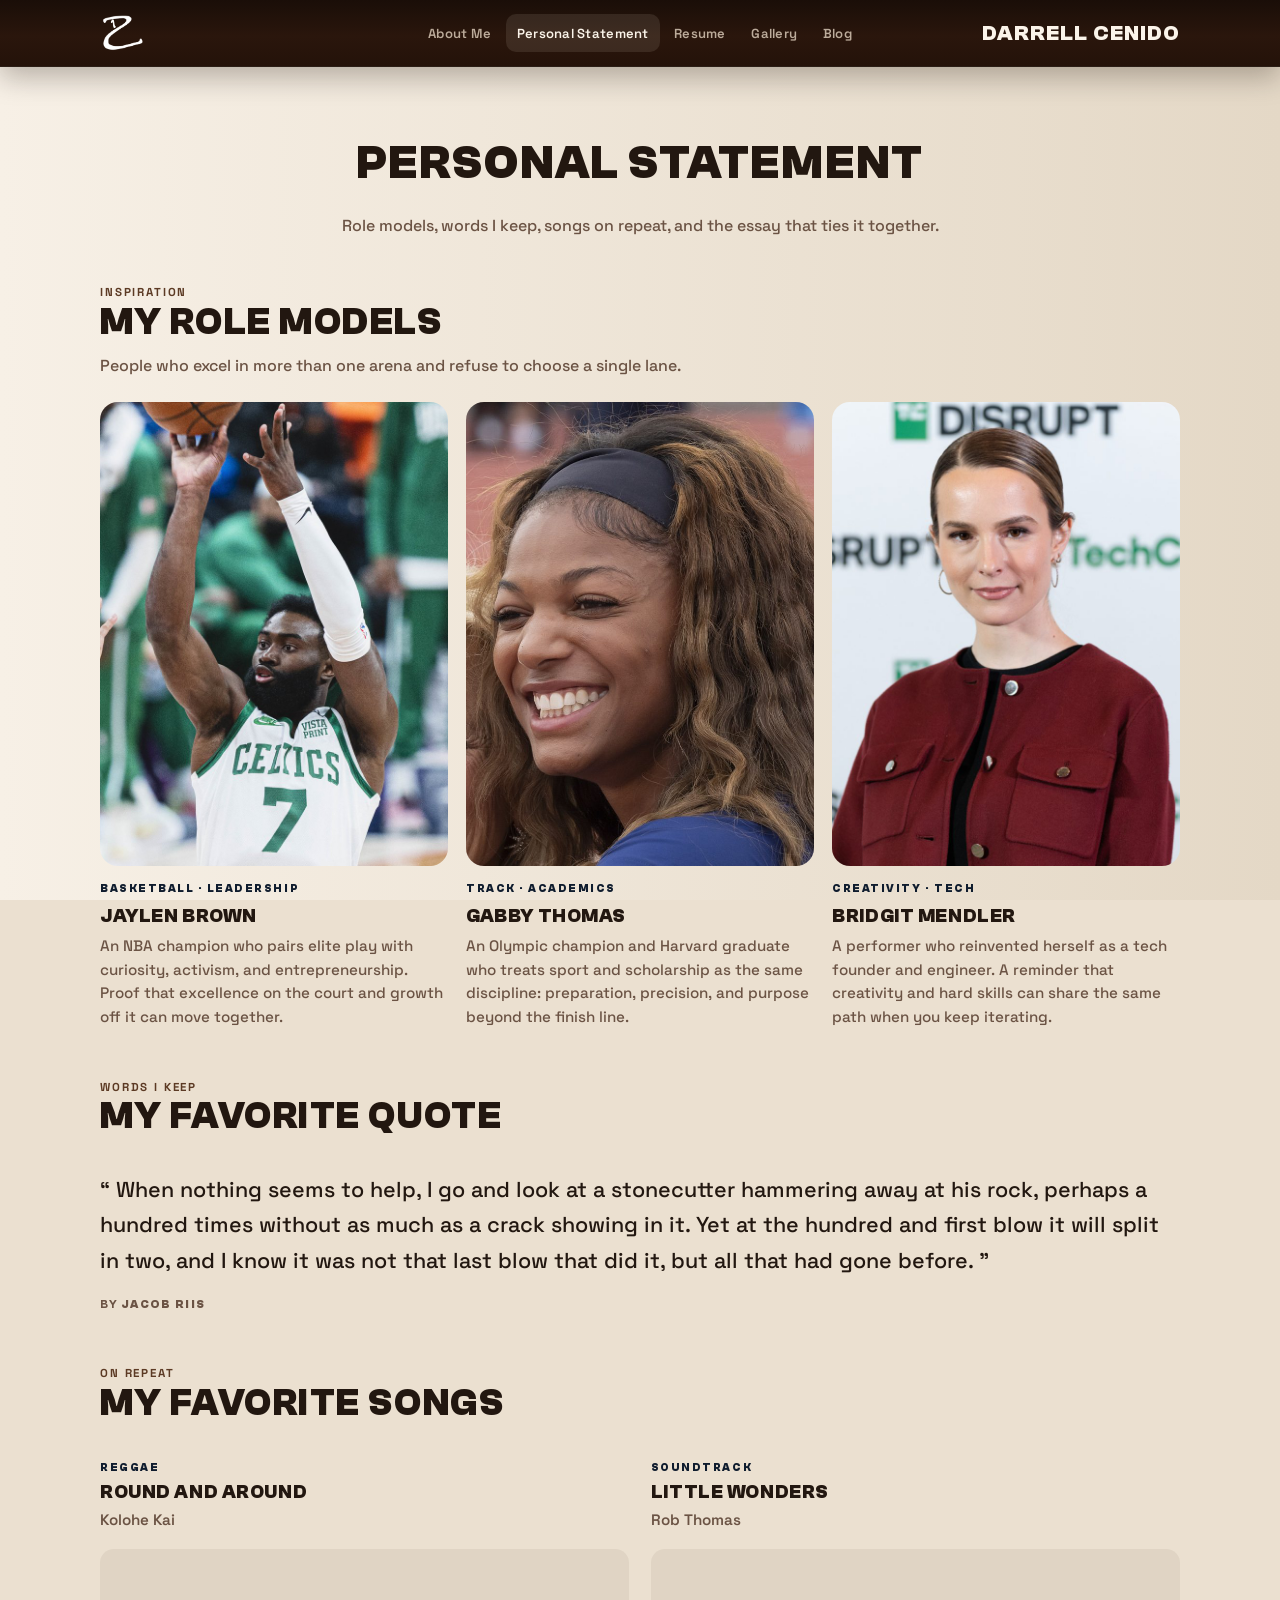
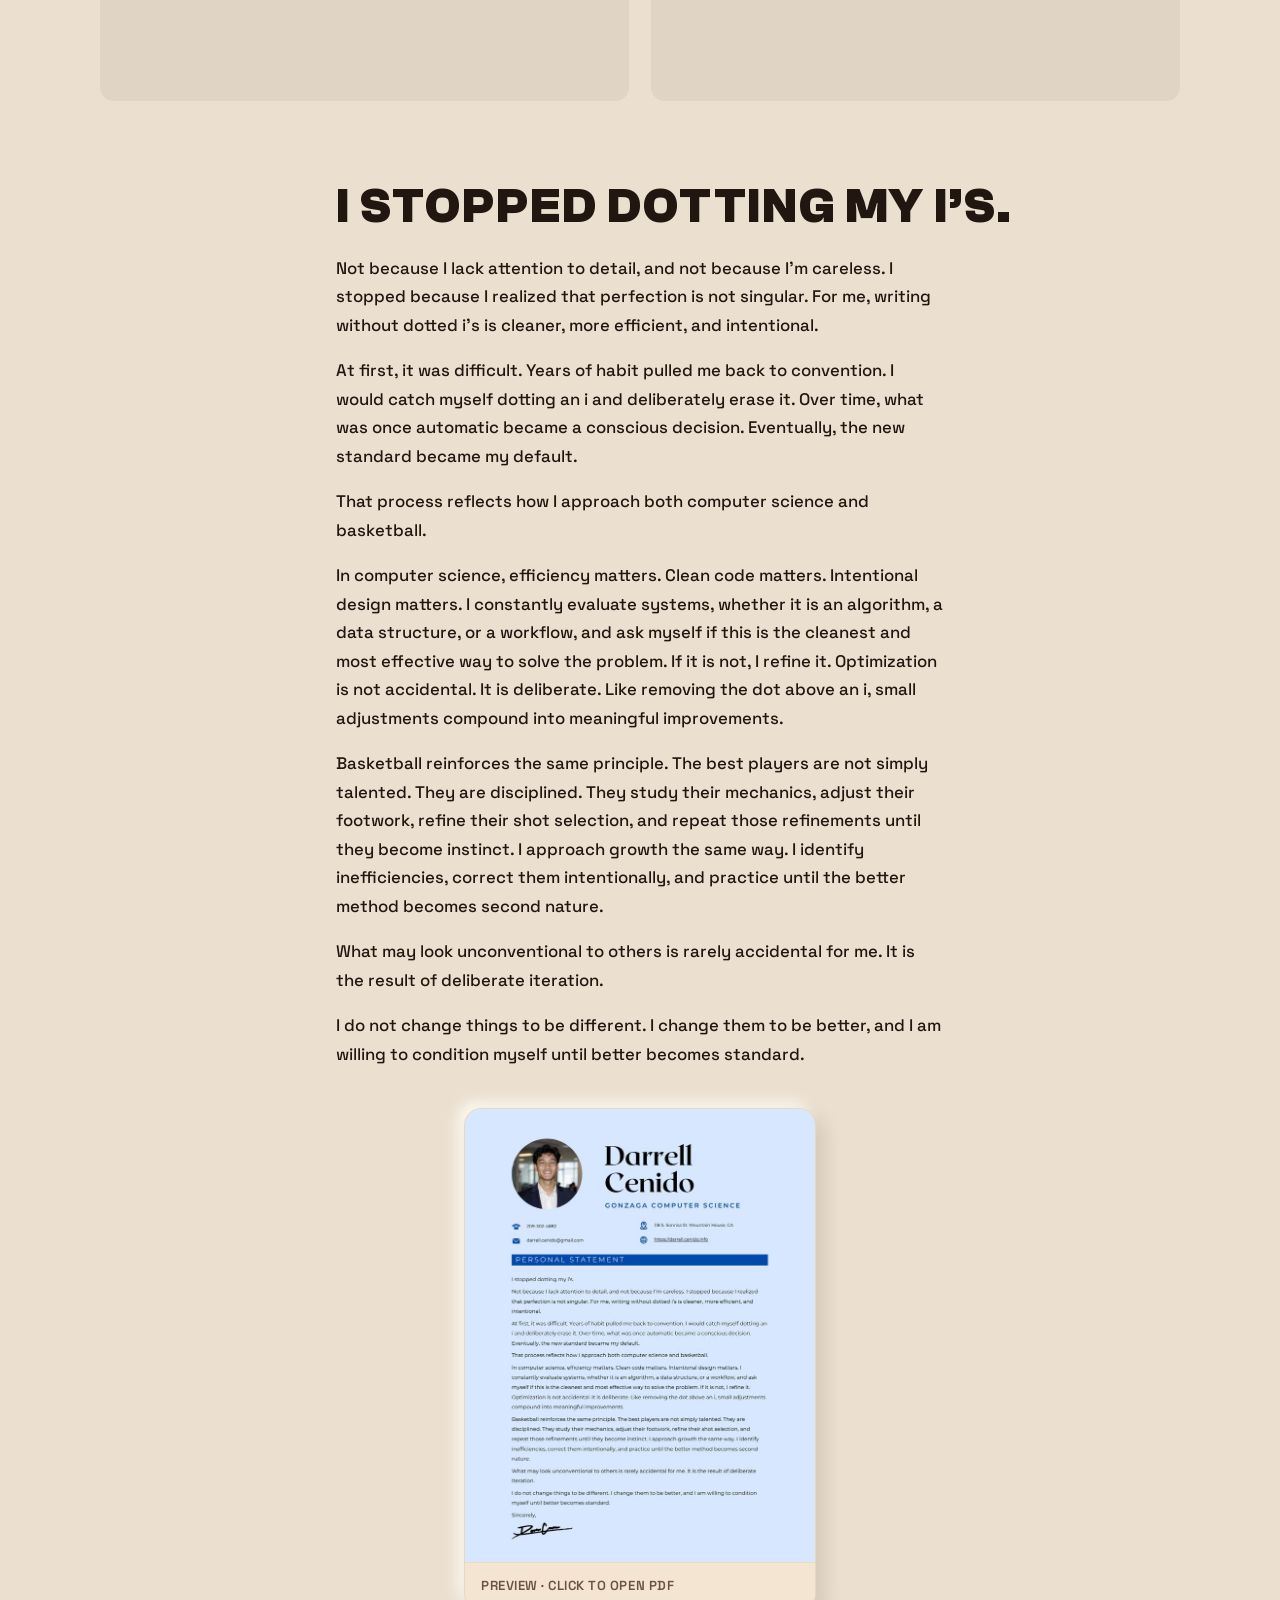
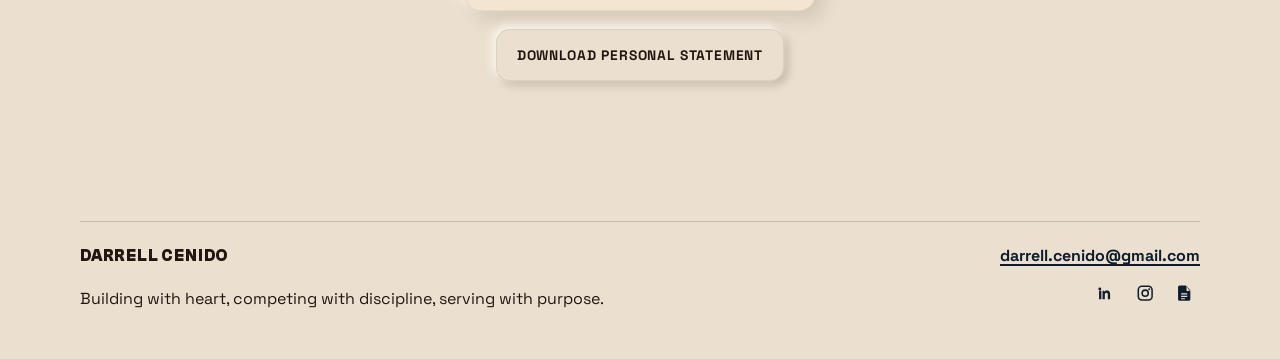
<file: statement.html>
<!DOCTYPE html>
<html lang="en">
  <head>
    <meta charset="UTF-8" />
    <meta name="viewport" content="width=device-width, initial-scale=1.0" />
    <title>Darrell Cenido | Personal Statement</title>
    <meta
      name="description"
      content="Personal statement from Darrell Cenido: I stopped dotting my i’s. Deliberate growth in computer science, basketball, and life."
    />
    <link rel="icon" href="assets/images/favicon.png" type="image/png" />
    <link rel="apple-touch-icon" href="assets/images/logo-256.png" />
    <link rel="preconnect" href="https://fonts.googleapis.com" />
    <link rel="preconnect" href="https://fonts.gstatic.com" crossorigin />
    <link
      href="https://fonts.googleapis.com/css2?family=Outfit:wght@500;700;800&family=Space+Grotesk:wght@400;500;600;700&display=swap"
      rel="stylesheet"
    />
    <link rel="stylesheet" href="css/styles.css?v=20260804r" />
  </head>
  <body>
    <a class="skip-link" href="#main">Skip to main content</a>

    <header class="site-header">
      <div class="nav-wrap">
        <a class="brand brand-logo" href="index.html" aria-label="Darrell Cenido home">
          <span class="brand-mark" aria-hidden="true">
            <img src="assets/images/logo.png" alt="" />
          </span>
        </a>
        <button
          class="nav-toggle"
          type="button"
          aria-label="Toggle navigation"
          aria-expanded="false"
        >
          Menu
        </button>
        <nav class="site-nav" aria-label="Primary">
          <a href="index.html">About Me</a>
          <a class="active" href="statement.html">Personal Statement</a>
          <a href="professional.html">Resume</a>
          <a href="gallery.html">Gallery</a>
          <a href="blog.html">Blog</a>
        </nav>
        <a class="brand-meta" href="index.html">
          <span class="brand-text">
            <strong>Darrell Cenido</strong>
          </span>
        </a>
      </div>
    </header>

    <main id="main">
      <section class="page-hero gallery-intro">
        <h1>Personal Statement</h1>
        <p>
          Role models, words I keep, songs on repeat, and the essay that ties it together.
        </p>
      </section>

      <section class="section role-models" id="role-models" aria-labelledby="role-models-title">
        <div class="section-header">
          <div>
            <span class="section-kicker">Inspiration</span>
            <h2 id="role-models-title">My Role Models</h2>
            <p>
              People who excel in more than one arena and refuse to choose a single lane.
            </p>
          </div>
        </div>
        <div class="role-models-grid">
          <article class="role-model-card">
            <figure class="role-model-photo">
              <img
                src="assets/images/role-models/jaylen-brown.jpg?v=20260804d"
                alt="Jaylen Brown"
                width="720"
                height="960"
                loading="lazy"
              />
            </figure>
            <span class="card-label">Basketball · Leadership</span>
            <h3>Jaylen Brown</h3>
            <p>
              An NBA champion who pairs elite play with curiosity, activism, and
              entrepreneurship. Proof that excellence on the court and growth off it can
              move together.
            </p>
          </article>
          <article class="role-model-card">
            <figure class="role-model-photo">
              <img
                src="assets/images/role-models/gabby-thomas.jpg"
                alt="Gabby Thomas"
                width="668"
                height="890"
                loading="lazy"
              />
            </figure>
            <span class="card-label">Track · Academics</span>
            <h3>Gabby Thomas</h3>
            <p>
              An Olympic champion and Harvard graduate who treats sport and scholarship as
              the same discipline: preparation, precision, and purpose beyond the finish
              line.
            </p>
          </article>
          <article class="role-model-card">
            <figure class="role-model-photo">
              <img
                src="assets/images/role-models/bridgit-mendler.jpg"
                alt="Bridgit Mendler"
                width="720"
                height="960"
                loading="lazy"
              />
            </figure>
            <span class="card-label">Creativity · Tech</span>
            <h3>Bridgit Mendler</h3>
            <p>
              A performer who reinvented herself as a tech founder and engineer. A reminder
              that creativity and hard skills can share the same path when you keep
              iterating.
            </p>
          </article>
        </div>
      </section>

      <section class="section favorite-quotes" id="favorite-quote" aria-labelledby="favorite-quote-title">
        <div class="section-header">
          <div>
            <span class="section-kicker">Words I keep</span>
            <h2 id="favorite-quote-title">My Favorite Quote</h2>
          </div>
        </div>
        <div class="favorite-quotes-list">
          <blockquote class="favorite-quote">
            <p>
              When nothing seems to help, I go and look at a stonecutter hammering away at his
              rock, perhaps a hundred times without as much as a crack showing in it. Yet at the
              hundred and first blow it will split in two, and I know it was not that last blow
              that did it, but all that had gone before.
            </p>
            <footer>
              <cite>Jacob Riis</cite>
            </footer>
          </blockquote>
        </div>
      </section>

      <section class="section favorite-songs" id="favorite-songs" aria-labelledby="favorite-songs-title">
        <div class="section-header">
          <div>
            <span class="section-kicker">On repeat</span>
            <h2 id="favorite-songs-title">My Favorite Songs</h2>
          </div>
        </div>
        <div class="favorite-songs-grid">
          <article class="favorite-song-card">
            <span class="card-label">Reggae</span>
            <h3>Round and Around</h3>
            <p class="favorite-song-artist">Kolohe Kai</p>
            <div class="favorite-song-embed">
              <iframe
                title="Spotify preview: Round and Around by Kolohe Kai"
                src="https://open.spotify.com/embed/track/6QXdsoQ7yo0FaV6Velzgg4?utm_source=generator"
                width="100%"
                height="152"
                frameborder="0"
                allowfullscreen=""
                allow="autoplay; clipboard-write; encrypted-media; fullscreen; picture-in-picture"
                loading="lazy"
              ></iframe>
            </div>
          </article>
          <article class="favorite-song-card">
            <span class="card-label">Soundtrack</span>
            <h3>Little Wonders</h3>
            <p class="favorite-song-artist">Rob Thomas</p>
            <div class="favorite-song-embed">
              <iframe
                title="Spotify preview: Little Wonders by Rob Thomas"
                src="https://open.spotify.com/embed/track/2rWr4KfCFoGoVm1P75iUJl?utm_source=generator"
                width="100%"
                height="152"
                frameborder="0"
                allowfullscreen=""
                allow="autoplay; clipboard-write; encrypted-media; fullscreen; picture-in-picture"
                loading="lazy"
              ></iframe>
            </div>
          </article>
        </div>
      </section>

      <section class="section statement-page" id="personal-statement">
        <h2 class="statement-title">I stopped dotting my i’s.</h2>
        <div class="statement-prose">
          <p>
            Not because I lack attention to detail, and not because I’m careless. I stopped
            because I realized that perfection is not singular. For me, writing without dotted
            i’s is cleaner, more efficient, and intentional.
          </p>
          <p>
            At first, it was difficult. Years of habit pulled me back to convention. I would catch
            myself dotting an i and deliberately erase it. Over time, what was once automatic
            became a conscious decision. Eventually, the new standard became my default.
          </p>
          <p>
            That process reflects how I approach both computer science and basketball.
          </p>
          <p>
            In computer science, efficiency matters. Clean code matters. Intentional design
            matters. I constantly evaluate systems, whether it is an algorithm, a data structure,
            or a workflow, and ask myself if this is the cleanest and most effective way to solve
            the problem. If it is not, I refine it. Optimization is not accidental. It is
            deliberate. Like removing the dot above an i, small adjustments compound into
            meaningful improvements.
          </p>
          <p>
            Basketball reinforces the same principle. The best players are not simply talented.
            They are disciplined. They study their mechanics, adjust their footwork, refine their
            shot selection, and repeat those refinements until they become instinct. I approach
            growth the same way. I identify inefficiencies, correct them intentionally, and
            practice until the better method becomes second nature.
          </p>
          <p>
            What may look unconventional to others is rarely accidental for me. It is the result
            of deliberate iteration.
          </p>
          <p>
            I do not change things to be different. I change them to be better, and I am willing
            to condition myself until better becomes standard.
          </p>
        </div>
        <div class="statement-download">
          <a
            class="statement-preview-link"
            href="Cream%20Beige%20Aesthetic%20Business%20Cover%20Letter.pdf"
            target="_blank"
            rel="noopener noreferrer"
            aria-label="Preview and open personal statement PDF"
          >
            <img
              src="assets/images/personal-statement-preview.jpg"
              alt="Preview of Darrell Cenido personal statement PDF"
              width="720"
              height="931"
              loading="lazy"
            />
            <p class="statement-preview-caption">Preview · click to open PDF</p>
          </a>
          <a
            class="btn btn-navy"
            href="Cream%20Beige%20Aesthetic%20Business%20Cover%20Letter.pdf"
            download="Darrell_Cenido_Personal_Statement.pdf"
          >
            Download personal statement
          </a>
        </div>
      </section>
    </main>

    <footer class="site-footer">
      <div class="footer-inner">
        <div>
          <strong>Darrell Cenido</strong>
          <p>Building with heart, competing with discipline, serving with purpose.</p>
        </div>
        <div>
          <a href="mailto:darrell.cenido@gmail.com">darrell.cenido@gmail.com</a>
          <div class="social-icons footer-social-icons">
            <a
              class="social-icon"
              href="https://www.linkedin.com/in/darrellcenido/"
              target="_blank"
              rel="noopener noreferrer"
              aria-label="LinkedIn"
            >
              <svg viewBox="0 0 24 24" aria-hidden="true">
                <path
                  d="M6.94 6.5A1.94 1.94 0 1 1 5 4.56 1.94 1.94 0 0 1 6.94 6.5zM7 8.89H4V20h3zm4.54 0H8.57V20h2.95v-5.61c0-1.48.28-2.91 2.11-2.91 1.8 0 1.83 1.68 1.83 3V20H18.4v-6.22c0-3.06-.66-5.41-4.23-5.41-1.72 0-2.87.94-3.34 1.83h-.05V8.89z"
                />
              </svg>
            </a>
            <a
              class="social-icon"
              href="https://www.instagram.com/darrell.cenido/"
              target="_blank"
              rel="noopener noreferrer"
              aria-label="Instagram"
            >
              <svg viewBox="0 0 24 24" aria-hidden="true">
                <path
                  d="M7.8 2h8.4C19.4 2 22 4.6 22 7.8v8.4a5.8 5.8 0 0 1-5.8 5.8H7.8C4.6 22 2 19.4 2 16.2V7.8A5.8 5.8 0 0 1 7.8 2m-.2 2A3.6 3.6 0 0 0 4 7.6v8.8C4 18.39 5.61 20 7.6 20h8.8a3.6 3.6 0 0 0 3.6-3.6V7.6C20 5.61 18.39 4 16.4 4H7.6m9.65 1.5a1.25 1.25 0 1 1 0 2.5 1.25 1.25 0 0 1 0-2.5M12 7a5 5 0 1 1 0 10 5 5 0 0 1 0-10m0 2a3 3 0 1 0 0 6 3 3 0 0 0 0-6z"
                />
              </svg>
            </a>
            <a
              class="social-icon"
              href="assets/Darrell_Cenido_Resume.pdf"
              download="Darrell_Cenido_Resume.pdf"
              aria-label="Download resume"
              title="Download resume"
            >
              <svg viewBox="0 0 24 24" aria-hidden="true">
                <path
                  d="M14 2H6a2 2 0 0 0-2 2v16a2 2 0 0 0 2 2h12a2 2 0 0 0 2-2V8l-6-6zm1 7V3.5L19.5 9H15zM8 12h8v1.75H8V12zm0 3.25h8V17H8v-1.75zm0 3.25h5V20H8v-1.5z"
                />
              </svg>
            </a>
          </div>
        </div>
      </div>
    </footer>

    <script src="js/main.js?v=20260731m"></script>
  </body>
</html>
</file>
<file: css/styles.css>
:root {
  /* Brand palette */
  --coffee: #3b2414;
  --coffee-deep: #2a180e;
  --coffee-soft: #5c3a24;
  --cream: #f5e6d3;
  --cream-light: #fbf4ea;
  --tan: #e8d5b7;
  --navy: #0f1c2e;
  --navy-soft: #1a2f4a;
  --baby-blue: #a8d5e5;
  --baby-blue-soft: #c9e7f0;

  /* geosurge-inspired clay / neumorphism tokens, tuned to cream + coffee */
  --clay: #ebe0d0;
  --clay-2: #e3d7c5;
  --ink: #221710;
  --ink-muted: #6b5344;
  --ink-faint: #857264;
  --shadow-light: #fbf7f0;
  --shadow-dark: #c2b5a3;
  --bg-gradient: linear-gradient(to right, #f7f0e6 0%, #e4d8c6 100%);
  --raise: -6px -6px 14px var(--shadow-light), 8px 8px 18px var(--shadow-dark);
  --raise-sm: -3px -3px 8px var(--shadow-light), 4px 4px 10px var(--shadow-dark);
  --raise-lg: -8px -8px 18px var(--shadow-light), 12px 12px 24px var(--shadow-dark);
  --inset: inset -4px -4px 9px var(--shadow-light), inset 5px 5px 11px var(--shadow-dark);

  --accent: var(--navy);
  --accent-soft: var(--baby-blue);
  --nm-label-ink: var(--coffee-soft);
  --nm-cta-bg: var(--navy);
  --nm-cta-fg: var(--cream-light);

  --max: 1120px;
  --font-sans: "Space Grotesk", system-ui, sans-serif;
  --font-display: "Clash Grotesk", "Space Grotesk", system-ui, sans-serif;
  --font-num: "Clash Grotesk", "Outfit", "Space Grotesk", sans-serif;
}

@font-face {
  font-family: "Clash Grotesk";
  src: url("../assets/fonts/clash-grotesk/ClashGrotesk-Regular.woff2") format("woff2");
  font-weight: 400;
  font-style: normal;
  font-display: swap;
}

@font-face {
  font-family: "Clash Grotesk";
  src: url("../assets/fonts/clash-grotesk/ClashGrotesk-Medium.woff2") format("woff2");
  font-weight: 500;
  font-style: normal;
  font-display: swap;
}

@font-face {
  font-family: "Clash Grotesk";
  src: url("../assets/fonts/clash-grotesk/ClashGrotesk-Semibold.woff2") format("woff2");
  font-weight: 600;
  font-style: normal;
  font-display: swap;
}

@font-face {
  font-family: "Clash Grotesk";
  src: url("../assets/fonts/clash-grotesk/ClashGrotesk-Bold.woff2") format("woff2");
  font-weight: 700;
  font-style: normal;
  font-display: swap;
}

*,
*::before,
*::after {
  box-sizing: border-box;
}

html {
  scroll-behavior: smooth;
}

body {
  margin: 0;
  min-height: 100vh;
  font-family: var(--font-sans);
  color: var(--ink);
  background-color: var(--clay);
  line-height: 1.6;
  -webkit-font-smoothing: antialiased;
  text-rendering: optimizeLegibility;
  position: relative;
}

body::before {
  content: "";
  position: fixed;
  inset: 0;
  z-index: -2;
  background-image: var(--bg-gradient);
  pointer-events: none;
}

img {
  max-width: 100%;
  display: block;
}

a {
  color: var(--navy);
  text-decoration-thickness: 1.5px;
  text-underline-offset: 3px;
}

a:hover {
  color: var(--coffee-soft);
}

.skip-link {
  position: absolute;
  left: -999px;
  top: 0;
  background: var(--navy);
  color: var(--cream);
  padding: 0.75rem 1rem;
  z-index: 1000;
}

.skip-link:focus {
  left: 1rem;
  top: 1rem;
}

/* Raised / inset surfaces */
.nm-raise {
  background: var(--clay);
  box-shadow: var(--raise);
}

.nm-raise-sm {
  background: var(--clay);
  box-shadow: var(--raise-sm);
}

.nm-raise-lg {
  background: var(--clay);
  box-shadow: var(--raise-lg);
}

.nm-inset {
  background: var(--clay);
  box-shadow: var(--inset);
}

.nm-label {
  font-family: var(--font-sans);
  letter-spacing: 0.16em;
  text-transform: uppercase;
  color: var(--nm-label-ink);
  font-size: 0.72rem;
  font-weight: 600;
}

.nm-live {
  display: inline-block;
  width: 0.45rem;
  height: 0.45rem;
  border-radius: 999px;
  background: var(--baby-blue);
  box-shadow: 0 0 0 4px rgba(168, 213, 229, 0.25);
}

/* Header: full-width deep brown bar */
.site-header {
  position: sticky;
  top: 0;
  z-index: 2000;
  padding: 0;
  background: linear-gradient(180deg, #1a0e08 0%, #2a160c 55%, #241209 100%);
  border-bottom: 1px solid rgba(232, 213, 183, 0.08);
  box-shadow: 0 10px 28px rgba(20, 10, 4, 0.28);
}

.nav-wrap {
  position: relative;
  max-width: var(--max);
  margin: 0 auto;
  padding: 0.7rem 1.25rem;
  display: grid;
  grid-template-columns: 1fr auto 1fr;
  align-items: center;
  gap: 1rem;
  border-radius: 0;
  background: transparent;
  box-shadow: none;
}

.brand,
.brand-logo,
.brand-meta {
  display: flex;
  align-items: center;
  gap: 0.75rem;
  color: var(--cream-light);
  text-decoration: none;
}

.brand-logo {
  justify-self: start;
  grid-column: 1;
}

.brand-meta {
  justify-self: end;
  gap: 0.55rem;
  grid-column: 3;
}

.brand:hover,
.brand-logo:hover,
.brand-meta:hover {
  color: var(--cream);
}

.brand:hover .brand-text strong,
.brand-meta:hover .brand-text strong {
  color: inherit;
}

.brand-mark {
  width: 44px;
  height: 44px;
  border-radius: 0;
  background: transparent;
  box-shadow: none;
  display: grid;
  place-items: center;
  overflow: hidden;
  padding: 0;
}

.brand-mark img {
  width: 100%;
  height: 100%;
  object-fit: contain;
  filter: brightness(0) invert(1);
}

.brand-text {
  display: flex;
  align-items: baseline;
  flex-wrap: wrap;
  gap: 0.55rem 0.85rem;
  min-width: 0;
}

.brand-text strong {
  display: inline-block;
  font-family: var(--font-display);
  font-size: clamp(1.05rem, 1.8vw, 1.35rem);
  font-weight: 700;
  letter-spacing: 0.05em;
  text-transform: uppercase;
  color: var(--cream-light);
  line-height: 1.05;
}

.nav-toggle {
  display: none;
  justify-self: end;
  grid-column: 3;
  background: rgba(245, 230, 211, 0.08);
  border: 1px solid rgba(245, 230, 211, 0.18);
  color: var(--cream-light);
  border-radius: 10px;
  padding: 0.55rem 0.75rem;
  box-shadow: none;
  font-family: var(--font-sans);
  font-weight: 700;
  text-transform: uppercase;
  letter-spacing: 0.08em;
  font-size: 0.75rem;
  cursor: pointer;
}

.site-nav {
  display: flex;
  gap: 0.2rem;
  align-items: center;
  justify-self: center;
  grid-column: 2;
}

.site-nav a {
  color: rgba(245, 230, 211, 0.72);
  text-decoration: none;
  padding: 0.55rem 0.7rem;
  border-radius: 10px;
  font-weight: 600;
  font-size: 0.82rem;
  letter-spacing: 0.02em;
  transition: color 0.2s ease, background 0.18s ease;
  background: transparent;
  box-shadow: none;
  white-space: nowrap;
}

.site-nav a:hover,
.site-nav a.active {
  color: var(--cream-light);
  background: rgba(245, 230, 211, 0.1);
  box-shadow: none;
}

main {
  max-width: var(--max);
  margin: 0 auto;
  padding: 1.5rem 1.25rem 4rem;
}

h1,
h2,
h3 {
  font-family: var(--font-display);
  line-height: 0.98;
  letter-spacing: 0.04em;
  text-transform: uppercase;
  margin: 0 0 0.75rem;
  color: var(--ink);
  font-weight: 700;
}

.hero {
  display: grid;
  grid-template-columns: 1.15fr 0.85fr;
  gap: 1.75rem;
  align-items: center;
  margin-bottom: 2.5rem;
  padding: 0.35rem 0 0.5rem;
  border-radius: 0;
  background: transparent;
  box-shadow: none;
}

.eyebrow,
.section-kicker {
  display: inline-flex;
  align-items: center;
  gap: 0.55rem;
  font-family: var(--font-sans);
  font-size: 0.72rem;
  font-weight: 700;
  letter-spacing: 0.16em;
  text-transform: uppercase;
  color: var(--nm-label-ink);
}

.hero h1 {
  font-size: clamp(2rem, 4.4vw, 3.35rem);
  margin-top: 1rem;
  max-width: 14ch;
}

.hero p {
  font-size: 1.05rem;
  color: var(--ink-muted);
  max-width: 38rem;
  line-height: 1.55;
  text-transform: none;
  letter-spacing: 0;
  font-weight: 500;
}

.hero-actions {
  display: flex;
  flex-wrap: wrap;
  gap: 0.8rem;
  margin-top: 1.5rem;
}

.btn {
  display: inline-flex;
  align-items: center;
  justify-content: center;
  gap: 0.5rem;
  border-radius: 14px;
  padding: 0.85rem 1.25rem;
  font-family: var(--font-sans);
  font-weight: 700;
  font-size: 0.86rem;
  letter-spacing: 0.06em;
  text-transform: uppercase;
  text-decoration: none;
  border: 0;
  cursor: pointer;
  transition: transform 0.15s ease, box-shadow 0.18s ease, filter 0.18s ease;
}

.btn:hover {
  transform: translateY(-1px);
}

.btn:active {
  transform: translateY(1px);
}

.btn-primary {
  background: var(--nm-cta-bg);
  color: var(--nm-cta-fg);
  box-shadow: -4px -4px 10px var(--shadow-light), 5px 5px 12px var(--shadow-dark);
}

.btn-primary:hover {
  filter: brightness(1.08);
  color: var(--baby-blue-soft);
}

.btn-secondary,
.btn-navy {
  background: var(--clay);
  color: var(--ink);
  box-shadow: var(--raise-sm);
  border: 1px solid rgba(34, 23, 16, 0.08);
}

.btn-secondary:hover,
.btn-navy:hover {
  color: var(--navy);
}

.hero-media {
  border-radius: 20px;
  overflow: hidden;
  background: transparent;
  box-shadow: none;
  min-height: 280px;
}

.hero-media img {
  width: 100%;
  height: 100%;
  object-fit: cover;
  object-position: center 18%;
  min-height: 280px;
}

.section {
  margin-bottom: 2.75rem;
}

.section-header {
  display: flex;
  align-items: end;
  justify-content: space-between;
  gap: 1rem;
  margin-bottom: 1.25rem;
}

.section-header h2 {
  font-size: clamp(1.7rem, 3vw, 2.5rem);
}

.section-header p {
  margin: 0;
  color: var(--ink-muted);
  max-width: 48rem;
  font-weight: 500;
  line-height: 1.55;
}

.journey-map-sub {
  max-width: none;
  white-space: nowrap;
}

/* Looping affiliation conveyor: logos only, no boxes */
.conveyor-section {
  margin-bottom: 3rem;
}

.conveyor-header {
  margin-bottom: 1.1rem;
}

.conveyor {
  position: relative;
  overflow: hidden;
  padding: 1rem 0;
  background: transparent;
  border: 0;
  box-shadow: none;
}

.conveyor-fade {
  position: absolute;
  top: 0;
  bottom: 0;
  width: clamp(2.5rem, 8vw, 5.5rem);
  z-index: 2;
  pointer-events: none;
}

.conveyor-fade-left {
  left: 0;
  background: linear-gradient(to right, #ebe0d0 15%, transparent);
}

.conveyor-fade-right {
  right: 0;
  background: linear-gradient(to left, #ebe0d0 15%, transparent);
}

.conveyor-track {
  display: flex;
  width: max-content;
  align-items: center;
  animation: conveyor-scroll 26s linear infinite;
  will-change: transform;
}

.conveyor-group {
  display: flex;
  align-items: center;
  gap: 3.75rem;
  list-style: none;
  margin: 0;
  padding: 0 1.875rem;
  min-height: 4rem;
}

.conveyor-item {
  flex: 0 0 auto;
  display: flex;
  align-items: center;
  justify-content: center;
  width: 6.5rem;
  height: 3.5rem;
  margin: 0;
  padding: 0;
  background: transparent;
  border: 0;
  border-radius: 0;
  box-shadow: none;
  outline: none;
  line-height: 0;
}

.conveyor-link {
  display: flex;
  align-items: center;
  justify-content: center;
  width: 100%;
  height: 100%;
  color: inherit;
  text-decoration: none;
  border-radius: 12px;
  transition: transform 0.2s ease, opacity 0.2s ease;
}

.conveyor-link:hover,
.conveyor-link:focus-visible {
  transform: scale(1.06);
  opacity: 0.92;
  outline: none;
}

.conveyor-link:focus-visible {
  box-shadow: 0 0 0 3px rgba(168, 213, 229, 0.55);
}

.conveyor-item img {
  display: block;
  width: auto;
  height: 2.55rem;
  max-width: 100%;
  max-height: 2.55rem;
  object-fit: contain;
  object-position: center;
  background: transparent;
  border: 0;
  box-shadow: none;
  margin: 0;
  vertical-align: middle;
}

/* Wordmarks: same vertical center, optically matched height */
.conveyor-item-wide {
  width: 11.75rem;
}

.conveyor-item-wide img {
  height: 1.85rem;
  max-height: 1.85rem;
}

/* Marks kept slightly smaller but still centered in the same row */
.conveyor-item-spartan img,
.conveyor-item-gonzaga img {
  height: 2.55rem;
  max-height: 2.55rem;
}

.conveyor-item-brandcapsule img {
  transform: translateY(0.28rem);
}

@keyframes conveyor-scroll {
  from {
    transform: translateX(0);
  }
  to {
    transform: translateX(-50%);
  }
}

.card-grid {
  display: grid;
  grid-template-columns: repeat(3, 1fr);
  gap: 1.1rem;
}

.card,
.hobby,
.experience-card,
.map-panel,
.resume-panel,
.embed-card {
  background: var(--clay);
  border-radius: 24px;
  padding: 1.25rem;
  box-shadow: var(--raise);
}

.card h3,
.experience-card h3,
.embed-card h3 {
  font-size: 1.15rem;
  margin-bottom: 0.45rem;
}

.card p,
.hobby p,
.experience-card p,
.embed-card p,
.statement-body p {
  margin: 0;
  color: var(--ink-muted);
  text-transform: none;
  letter-spacing: 0;
  font-weight: 500;
  line-height: 1.55;
}

.accent-pill {
  display: inline-block;
  margin-bottom: 0.75rem;
  padding: 0.28rem 0.7rem;
  border-radius: 999px;
  background: var(--clay);
  box-shadow: var(--inset);
  color: var(--navy);
  font-size: 0.68rem;
  font-weight: 700;
  letter-spacing: 0.14em;
  text-transform: uppercase;
  font-family: var(--font-num);
}

.card-label {
  display: inline-block;
  margin-bottom: 0.65rem;
  padding: 0;
  background: none;
  box-shadow: none;
  border: 0;
  border-radius: 0;
  color: var(--navy);
  font-size: 0.68rem;
  font-weight: 700;
  letter-spacing: 0.14em;
  text-transform: uppercase;
  font-family: var(--font-num);
}

.statement {
  display: grid;
  grid-template-columns: 0.9fr 1.1fr;
  gap: 2rem;
  align-items: start;
}

.statement-aside {
  background: transparent;
  color: var(--ink);
  border-radius: 0;
  padding: 0;
  box-shadow: none;
}

.statement-aside h2 {
  color: var(--ink);
}

.statement-aside .eyebrow {
  color: var(--nm-label-ink);
}

.statement-aside .stat-num {
  color: var(--navy);
}

.statement-aside p {
  color: var(--ink-muted);
  text-transform: none;
  letter-spacing: 0;
  font-weight: 500;
}

.statement-body {
  background: transparent;
  border-radius: 0;
  padding: 0;
  box-shadow: none;
}

.statement-body p {
  margin-bottom: 1rem;
  color: var(--ink);
}

.statement-body p:last-child {
  margin-bottom: 0;
}

.statement-page {
  max-width: 38rem;
  margin-left: auto;
  margin-right: auto;
  margin-top: 1.5rem;
  padding-top: 2rem;
  text-align: left;
}

.statement-title {
  font-size: clamp(2rem, 4vw, 3.1rem);
  line-height: 1.05;
  margin: 0.2rem 0 1.35rem;
  white-space: nowrap;
  text-align: left;
}

.statement-prose {
  display: grid;
  gap: 1.05rem;
  text-align: left;
  margin: 0;
  max-width: none;
}

.statement-prose p {
  margin: 0;
  color: var(--ink);
  font-size: 1.05rem;
  line-height: 1.7;
  font-weight: 500;
  text-transform: none;
  letter-spacing: 0;
  font-family: var(--font-sans);
}

.statement-download {
  margin-top: 2.5rem;
  display: grid;
  justify-items: center;
  gap: 1.15rem;
}

.statement-preview-link {
  display: block;
  width: min(100%, 22rem);
  text-decoration: none;
  color: inherit;
  border-radius: 1.1rem;
  overflow: hidden;
  background: var(--cream);
  box-shadow:
    8px 8px 18px rgba(61, 40, 23, 0.14),
    -6px -6px 14px rgba(255, 252, 245, 0.9);
  border: 1px solid rgba(61, 40, 23, 0.08);
  transition: transform 0.2s ease, box-shadow 0.2s ease;
}

.statement-preview-link:hover,
.statement-preview-link:focus-visible {
  transform: translateY(-3px);
  box-shadow:
    10px 12px 22px rgba(61, 40, 23, 0.16),
    -6px -6px 14px rgba(255, 252, 245, 0.95);
  outline: none;
}

.statement-preview-link img {
  display: block;
  width: 100%;
  height: auto;
  vertical-align: middle;
}

.statement-preview-caption {
  margin: 0;
  padding: 0.75rem 1rem 0.9rem;
  font-size: 0.82rem;
  font-weight: 600;
  letter-spacing: 0.04em;
  text-transform: uppercase;
  color: var(--ink-muted);
  background: rgba(245, 230, 211, 0.55);
  border-top: 1px solid rgba(61, 40, 23, 0.06);
}

@media (max-width: 720px) {
  .statement-page {
    padding-top: 1.75rem;
  }

  .statement-title {
    white-space: normal;
  }

  .statement-preview-link {
    width: min(100%, 18rem);
  }
}

.role-models {
  margin-top: 1.25rem;
}

.role-models .section-header {
  flex-direction: column;
  align-items: start;
  gap: 0.35rem;
  margin-bottom: 1.5rem;
}

.role-models .section-header p {
  margin-top: 0.35rem;
}

.role-models-grid {
  display: grid;
  grid-template-columns: repeat(3, 1fr);
  gap: 1.15rem;
}

.role-model-card {
  background: transparent;
  border-radius: 0;
  padding: 0;
  box-shadow: none;
  display: grid;
  gap: 0.55rem;
  align-content: start;
}

.role-model-photo {
  margin: 0 0 0.35rem;
  border-radius: 18px;
  overflow: hidden;
  aspect-ratio: 3 / 4;
  background: transparent;
  box-shadow: none;
}

.role-model-photo img {
  display: block;
  width: 100%;
  height: 100%;
  object-fit: cover;
  object-position: center top;
}

.role-model-card .card-label {
  margin-bottom: 0;
}

.role-model-card h3 {
  margin: 0;
  font-size: 1.2rem;
  letter-spacing: 0.03em;
}

.role-model-card p {
  margin: 0;
  color: var(--ink-muted);
  text-transform: none;
  letter-spacing: 0;
  font-weight: 500;
  line-height: 1.55;
  font-size: 0.95rem;
}

@media (max-width: 900px) {
  .role-models-grid {
    grid-template-columns: 1fr;
    max-width: 22rem;
    margin-left: auto;
    margin-right: auto;
  }
}

.favorite-quotes {
  margin-top: 1.5rem;
}

.favorite-quotes .section-header {
  flex-direction: column;
  align-items: start;
  gap: 0.35rem;
  margin-bottom: 1.5rem;
}

.favorite-quotes .section-header p {
  margin-top: 0.35rem;
}

.favorite-quotes-list {
  display: grid;
  grid-template-columns: 1fr;
  gap: 1.35rem;
  max-width: none;
  width: 100%;
  align-items: stretch;
}

.favorite-quote {
  margin: 0;
  padding: 0;
  border: 0;
  border-radius: 0;
  background: transparent;
  box-shadow: none;
  height: auto;
  display: block;
}

.favorite-quote p {
  margin: 0;
  color: var(--ink);
  font-size: clamp(1.05rem, 2vw, 1.35rem);
  line-height: 1.65;
  font-weight: 500;
  text-transform: none;
  letter-spacing: 0;
  font-family: var(--font-sans);
  max-width: none;
}

.favorite-quote p::before {
  content: "“";
}

.favorite-quote p::after {
  content: "”";
}

.favorite-quote footer {
  margin-top: 0.7rem;
}

.favorite-quote cite {
  color: var(--ink-muted);
  font-style: normal;
  font-size: 0.72rem;
  font-weight: 700;
  letter-spacing: 0.12em;
  text-transform: uppercase;
  font-family: var(--font-num);
}

.favorite-quote cite::before {
  content: "by ";
  letter-spacing: 0.08em;
  font-weight: 600;
}

@media (max-width: 900px) {
  .favorite-quotes-list {
    max-width: none;
  }
}

.favorite-songs {
  margin-top: 1.5rem;
}

.favorite-songs .section-header {
  flex-direction: column;
  align-items: start;
  gap: 0.35rem;
  margin-bottom: 1.5rem;
}

.favorite-songs .section-header p {
  margin-top: 0.35rem;
}

.favorite-songs-grid {
  display: grid;
  grid-template-columns: repeat(2, 1fr);
  gap: 1.35rem;
  align-items: stretch;
}

.favorite-song-card {
  background: transparent;
  border-radius: 0;
  padding: 0;
  box-shadow: none;
  display: grid;
  gap: 0.45rem;
  align-content: start;
}

.favorite-song-card .card-label {
  margin-bottom: 0;
}

.favorite-song-card h3 {
  margin: 0;
  font-size: 1.2rem;
  letter-spacing: 0.03em;
}

.favorite-song-artist {
  margin: 0 0 0.35rem;
  color: var(--ink-muted);
  text-transform: none;
  letter-spacing: 0;
  font-weight: 600;
  font-size: 0.95rem;
  line-height: 1.4;
}

.favorite-song-embed {
  margin-top: 0.35rem;
  border-radius: 14px;
  overflow: hidden;
  background: rgba(61, 40, 23, 0.06);
}

.favorite-song-embed iframe {
  display: block;
  width: 100%;
  border: 0;
  border-radius: 14px;
}

@media (max-width: 900px) {
  .favorite-songs-grid {
    grid-template-columns: 1fr;
    max-width: 28rem;
  }
}

.media-strip {
  display: grid;
  grid-template-columns: 1.4fr 1fr 1fr;
  gap: 1rem;
}

.media-strip figure {
  margin: 0;
  border-radius: 22px;
  overflow: hidden;
  background: var(--clay);
  box-shadow: var(--raise);
}

.media-strip img {
  width: 100%;
  height: 250px;
  object-fit: cover;
}

.media-strip figcaption {
  padding: 0.85rem 1rem;
  color: var(--ink-muted);
  font-size: 0.88rem;
  font-weight: 500;
}

.hobby-grid {
  display: grid;
  grid-template-columns: repeat(2, 1fr);
  gap: 1rem;
}

.hobbies-layout {
  display: grid;
  grid-template-columns: minmax(15rem, 0.85fr) 1.25fr;
  gap: 2rem;
  align-items: center;
}

.hobby-stack {
  position: relative;
  width: min(100%, 20rem);
  aspect-ratio: 4 / 5;
  margin: 1.1rem auto 3.1rem;
  padding: 0;
  border: 0;
  background: transparent;
  cursor: pointer;
  display: block;
}

.hobby-stack-card {
  position: absolute;
  inset: 0;
  margin: 0;
  padding: 0.7rem 0.7rem 1.7rem;
  border-radius: 4px;
  overflow: hidden;
  background: #fff;
  box-shadow: 0 10px 24px rgba(34, 23, 16, 0.18), 0 2px 6px rgba(34, 23, 16, 0.08);
  transition: transform 0.4s ease, opacity 0.35s ease, filter 0.35s ease;
  transform-origin: center center;
  opacity: 0;
  pointer-events: none;
  z-index: 1;
  filter: brightness(0.96);
}

.hobby-stack-card img {
  width: 100%;
  height: 100%;
  object-fit: cover;
  object-position: center;
  display: block;
  border-radius: 1px;
}

.hobby-stack-card.is-active {
  opacity: 1;
  transform: translate(0, 0) rotate(-3.5deg);
  z-index: 3;
  pointer-events: auto;
  filter: brightness(1);
}

.hobby-stack-card.is-next {
  opacity: 1;
  transform: translate(0.95rem, 0.55rem) rotate(5deg);
  z-index: 2;
  filter: brightness(0.94);
}

.hobby-stack-card.is-back {
  opacity: 1;
  transform: translate(-0.85rem, 0.75rem) rotate(-8deg);
  z-index: 1;
  filter: brightness(0.9);
}

.hobby-stack-hint {
  position: absolute;
  left: 50%;
  top: calc(100% + 1.55rem);
  bottom: auto;
  transform: translateX(-50%);
  font-size: 0.68rem;
  font-weight: 700;
  letter-spacing: 0.12em;
  text-transform: uppercase;
  color: var(--ink-faint);
  white-space: nowrap;
  pointer-events: none;
  z-index: 4;
}

.hobby-copy {
  display: grid;
  gap: 1rem;
}

.hobby-copy p {
  margin: 0;
  color: var(--ink-muted);
  font-size: 1.02rem;
  line-height: 1.65;
  font-weight: 500;
  text-transform: none;
  letter-spacing: 0;
  max-width: 40rem;
}

.hobby-copy em {
  font-style: italic;
  color: var(--ink);
}

.hobby {
  border-top: 0;
  position: relative;
  overflow: hidden;
}

.hobby::before {
  content: "";
  display: block;
  width: 2.2rem;
  height: 3px;
  border-radius: 999px;
  background: var(--baby-blue);
  margin-bottom: 0.9rem;
}

.hobby strong {
  display: block;
  font-family: var(--font-sans);
  font-size: 1rem;
  text-transform: uppercase;
  letter-spacing: -0.02em;
  color: var(--ink);
  margin-bottom: 0.45rem;
}

.page-hero {
  margin-bottom: 2rem;
  padding: 0.35rem 0 0.5rem;
  border-radius: 0;
  background: transparent;
  box-shadow: none;
}

.page-hero h1 {
  font-size: clamp(2rem, 3.8vw, 3rem);
  max-width: 16ch;
}

.page-hero p {
  max-width: 42rem;
  color: var(--ink-muted);
  margin-bottom: 0;
  font-weight: 500;
}

.split {
  display: grid;
  grid-template-columns: 1.2fr 0.8fr;
  gap: 1.25rem;
  align-items: start;
}

.journey-layout {
  align-items: start;
}

#journey-map {
  position: relative;
  z-index: 0;
  isolation: isolate;
  height: 360px;
  min-height: 100%;
  border-radius: 24px;
  overflow: hidden;
  box-shadow: var(--raise);
  background: var(--tan);
  border: 0;
}

#journey-map .leaflet-container,
#journey-map .leaflet-pane,
#journey-map .leaflet-top,
#journey-map .leaflet-bottom,
#journey-map .leaflet-control {
  z-index: auto;
}

#journey-map .leaflet-tile-pane {
  z-index: 1;
}

#journey-map .leaflet-overlay-pane {
  z-index: 2;
}

#journey-map .leaflet-marker-pane,
#journey-map .leaflet-tooltip-pane {
  z-index: 3;
}

#journey-map .leaflet-popup-pane {
  z-index: 4;
}

#journey-map .leaflet-control-container {
  z-index: 5;
}

.journey-stops {
  display: flex;
  flex-direction: column;
  justify-content: flex-start;
  gap: 0.2rem;
  height: auto;
  min-height: 0;
  padding: 0;
}

.journey-stop {
  position: relative;
  display: flex;
  flex-direction: column;
  justify-content: center;
  gap: 0.15rem;
  flex: 0 0 auto;
  width: 100%;
  text-align: left;
  padding: 0.4rem 0.85rem 0.4rem 1rem;
  border: 0;
  border-radius: 0 14px 14px 0;
  background: transparent;
  color: inherit;
  cursor: pointer;
  font: inherit;
  transition: background 0.2s ease, transform 0.2s ease;
}

.journey-stop::before {
  content: "";
  position: absolute;
  left: 0;
  top: 50%;
  transform: translateY(-50%);
  width: 2.5px;
  height: 1.85rem;
  border-radius: 999px;
  background: var(--baby-blue);
  transition: background 0.2s ease, height 0.2s ease;
}

.journey-stop:hover,
.journey-stop:focus-visible {
  background: color-mix(in srgb, var(--baby-blue) 12%, transparent);
  outline: none;
  transform: translateX(2px);
}

.journey-stop:hover::before,
.journey-stop:focus-visible::before {
  background: var(--navy-soft);
  height: 2.15rem;
}

.journey-stop.is-active {
  background: color-mix(in srgb, var(--baby-blue) 22%, transparent);
  outline: none;
}

.journey-stop.is-active::before {
  background: var(--navy);
  height: 2.35rem;
}

.journey-stop strong {
  display: block;
  color: var(--ink);
  font-family: var(--font-sans);
  text-transform: uppercase;
  letter-spacing: -0.02em;
  font-size: 0.88rem;
}

.journey-stop span {
  color: var(--ink-muted);
  font-size: 0.8rem;
  font-weight: 500;
  line-height: 1.35;
}

.timeline {
  list-style: none;
  margin: 1rem 0 0;
  padding: 0;
}

.timeline li {
  position: relative;
  padding-left: 1rem;
  margin-bottom: 1rem;
  border-left: 3px solid var(--baby-blue);
  padding-bottom: 0.25rem;
}

.timeline strong {
  display: block;
  color: var(--ink);
  font-family: var(--font-sans);
  text-transform: uppercase;
  letter-spacing: -0.02em;
  font-size: 0.95rem;
}

.timeline span {
  color: var(--ink-muted);
  font-size: 0.92rem;
  font-weight: 500;
}

.resume-panel {
  text-align: center;
}

.resume-experience-grid {
  margin-bottom: 4.5rem;
}

.experience-grid {
  display: grid;
  grid-template-columns: repeat(2, minmax(0, 1fr));
  gap: 1rem;
  align-items: stretch;
}

.experience-card {
  min-width: 0;
  height: 100%;
}

.experience-card h3 {
  line-height: 1.25;
}

.resume-download {
  margin-top: 0.5rem;
  justify-items: center;
}

.resume-download-layout {
  align-items: center;
}

.resume-preview {
  margin: 1rem 0 1.25rem;
  border-radius: 16px;
  overflow: hidden;
  background: white;
  box-shadow: var(--inset);
  min-height: 280px;
}

.resume-preview iframe {
  width: 100%;
  height: 360px;
  border: 0;
}

.experience-card .meta {
  color: var(--navy);
  font-weight: 700;
  font-size: 0.78rem;
  letter-spacing: 0.08em;
  text-transform: uppercase;
  margin-bottom: 0.7rem;
  font-family: var(--font-num);
}

.gallery-tabs {
  display: flex;
  flex-wrap: wrap;
  gap: 0.6rem;
  margin-bottom: 1.25rem;
}

.gallery-intro {
  text-align: center;
  display: grid;
  justify-items: center;
  padding: 2.75rem 0 0.5rem;
  margin-bottom: 2rem;
}

.gallery-intro h1 {
  max-width: none;
  margin: 0.2rem auto 0.75rem;
}

.gallery-intro p {
  margin-left: auto;
  margin-right: auto;
  max-width: min(52rem, 92vw);
  white-space: normal;
  line-height: 1.55;
}

.resume-intro p {
  max-width: none;
  text-align: center;
}

@media (max-width: 720px) {
  .gallery-intro {
    padding-top: 1.75rem;
  }
}

.gallery-grid-featured {
  grid-template-columns: repeat(2, minmax(0, 1fr));
  align-items: start;
}

.gallery-recent-trio {
  grid-template-columns: repeat(3, minmax(0, 1fr));
  margin-top: 1.2rem;
  align-items: start;
}

.gallery-grid-featured .media-ig-item,
.gallery-recent-trio .media-ig-item {
  background: transparent;
  box-shadow: none;
  border-radius: 0;
  padding: 0;
  overflow: visible;
}

.gallery-grid-featured .instagram-media,
.gallery-recent-trio .instagram-media {
  margin: 0 auto !important;
  background: transparent !important;
  border: 0 !important;
  box-shadow: none !important;
  min-width: 0 !important;
}

.tweets-gallery-wall {
  --tweet-scale: 0.84;
  position: relative;
  width: min(980px, 100%);
  aspect-ratio: auto;
  height: 980px;
  min-height: 980px;
  margin: 0.15rem auto 0.25rem;
  overflow: visible;
}

.section:has(.tweets-gallery-wall) {
  overflow: visible;
  margin-bottom: 1.1rem;
}

.tweets-gallery-wall .twitter-embed-wrap {
  position: absolute;
  width: 280px;
  margin: 0;
  padding: 0;
  background: transparent;
  overflow: visible;
  max-height: none;
  transition: transform 0.25s ease, box-shadow 0.25s ease, z-index 0s;
  box-shadow: 0 10px 18px rgba(34, 23, 16, 0.14);
  transform: rotate(var(--tilt, 0deg)) scale(var(--tweet-scale));
  transform-origin: center center;
  /* Avoid filter: it clips Twitter iframes in Chromium */
  filter: none;
}

.tweets-gallery-wall .tweet-featured {
  left: 50%;
  top: 46%;
  width: 320px;
  z-index: 20;
  --tilt: 0deg;
  --tweet-scale: 1;
  translate: -50% -50%;
  box-shadow: 0 18px 28px rgba(34, 23, 16, 0.2);
}

.tweets-gallery-wall .tweet-wall-1 {
  left: 54%;
  top: 0%;
  translate: -50% 0;
  z-index: 8;
  --tilt: -1.8deg;
}

.tweets-gallery-wall .tweet-wall-2 {
  left: 68%;
  top: 3%;
  z-index: 7;
  --tilt: 2.2deg;
}

.tweets-gallery-wall .tweet-wall-3 {
  left: 76%;
  top: 25%;
  z-index: 9;
  --tilt: 1.4deg;
}

.tweets-gallery-wall .tweet-wall-4 {
  left: 74%;
  top: 47%;
  z-index: 8;
  --tilt: -1.6deg;
}

.tweets-gallery-wall .tweet-wall-5 {
  left: 61%;
  top: 63%;
  z-index: 7;
  --tilt: 2deg;
}

.tweets-gallery-wall .tweet-wall-6 {
  left: 50%;
  top: 67%;
  translate: -50% 0;
  z-index: 8;
  --tilt: -1.3deg;
}

.tweets-gallery-wall .tweet-wall-7 {
  left: 10%;
  top: 58%;
  z-index: 7;
  --tilt: 1.7deg;
}

.tweets-gallery-wall .tweet-wall-8 {
  left: 1%;
  top: 37%;
  z-index: 9;
  --tilt: -2deg;
}

.tweets-gallery-wall .tweet-wall-9 {
  left: 2%;
  top: 17%;
  z-index: 8;
  --tilt: 1.5deg;
}

.tweets-gallery-wall .tweet-wall-10 {
  left: 13%;
  top: 2.5%;
  z-index: 7;
  --tilt: -2.1deg;
}

.tweets-gallery-wall .twitter-embed-wrap:hover {
  --tweet-scale: 0.92;
  --tilt: 0deg;
  z-index: 30;
  box-shadow: 0 18px 26px rgba(34, 23, 16, 0.22);
}

.tweets-gallery-wall .tweet-featured:hover {
  --tweet-scale: 1.02;
  box-shadow: 0 22px 32px rgba(34, 23, 16, 0.24);
}

.twitter-embed-wrap {
  padding: 0;
  background: transparent;
  box-shadow: none;
}

.twitter-tweet {
  width: 100% !important;
  min-width: 0 !important;
  max-width: 100% !important;
  margin: 0 auto !important;
  overflow: visible !important;
  max-height: none !important;
}

.tweets-gallery-wall .twitter-tweet iframe,
.tweets-gallery-wall iframe.twitter-tweet-rendered {
  width: 280px !important;
  min-width: 280px !important;
  max-width: 280px !important;
}

.tweets-gallery-wall .tweet-featured .twitter-tweet iframe,
.tweets-gallery-wall .tweet-featured iframe.twitter-tweet-rendered {
  width: 320px !important;
  min-width: 320px !important;
  max-width: 320px !important;
}

@media (max-width: 980px) {
  .tweets-gallery-wall {
    --tweet-scale: 0.76;
    height: 900px;
    min-height: 900px;
  }
}

@media (max-width: 820px) {
  .tweets-gallery-wall {
    display: flex;
    flex-wrap: wrap;
    justify-content: center;
    align-items: flex-start;
    gap: 0.65rem;
    aspect-ratio: auto;
    height: auto;
    min-height: 0;
  }

  .tweets-gallery-wall .twitter-embed-wrap,
  .tweets-gallery-wall .tweet-featured {
    position: static;
    translate: none;
    width: min(100%, 320px);
    --tilt: 0deg;
    --tweet-scale: 1;
    transform: none;
    z-index: auto;
    box-shadow: none;
  }

  .tweets-gallery-wall .tweet-featured {
    flex: 1 1 100%;
    width: min(100%, 320px);
    order: -1;
    margin-inline: auto;
  }

  .tweets-gallery-wall .twitter-tweet iframe,
  .tweets-gallery-wall iframe.twitter-tweet-rendered,
  .tweets-gallery-wall .tweet-featured .twitter-tweet iframe,
  .tweets-gallery-wall .tweet-featured iframe.twitter-tweet-rendered {
    width: 100% !important;
    min-width: 0 !important;
    max-width: 100% !important;
  }

  .tweets-gallery-wall .twitter-embed-wrap:hover,
  .tweets-gallery-wall .tweet-featured:hover {
    --tweet-scale: 1;
    transform: translateY(-3px);
  }
}

@media (max-width: 560px) {
  .tweets-gallery-wall .twitter-embed-wrap,
  .tweets-gallery-wall .tweet-featured {
    width: 100%;
  }
}

.gallery-grid-links {
  grid-template-columns: repeat(3, minmax(0, 1fr));
}

.gallery-articles-grid {
  grid-template-columns: repeat(2, minmax(0, 1fr));
  gap: 1.25rem;
}

.media-article {
  background: transparent;
  box-shadow: none;
  padding: 0;
  border-radius: 0;
  overflow: visible;
}

.media-article-link {
  display: grid;
  gap: 0.75rem;
  width: 100%;
  text-decoration: none;
  color: inherit;
  padding: 0;
  border-radius: 0;
  background: transparent;
  box-shadow: none;
  transition: transform 0.2s ease;
}

.media-article-link:hover,
.media-article-link:focus-visible {
  transform: translateY(-3px);
  background: transparent;
  box-shadow: none;
  outline: none;
}

.media-article-img {
  display: block;
  width: 100%;
  aspect-ratio: 16 / 10;
  height: auto;
  max-height: 22rem;
  object-fit: cover;
  border-radius: 18px;
  background: rgba(15, 28, 46, 0.22);
  box-shadow: 0 10px 22px rgba(34, 23, 16, 0.12);
}

.media-article-title {
  display: block;
  font-family: var(--font-display);
  font-weight: 700;
  font-size: clamp(1rem, 1.6vw, 1.2rem);
  line-height: 1.25;
  letter-spacing: 0.02em;
  text-transform: uppercase;
  color: var(--ink);
  padding: 0 0.15rem 0.25rem;
}

.gallery-thumb-grid {
  /* tighter spacing to mimic the original media gallery thumbnails */
  gap: 1rem;
}

.media-thumb-link {
  display: flex;
  align-items: center;
  gap: 0.85rem;
  width: 100%;
  text-decoration: none;
  color: inherit;
  padding: 1.05rem 1.05rem;
  border-radius: 24px;
  background: transparent;
  box-shadow: inset 0 0 0 1px rgba(245, 230, 211, 0.06);
  transition: transform 0.2s ease, background 0.2s ease, box-shadow 0.2s ease;
}

.media-thumb-link:hover,
.media-thumb-link:focus-visible {
  transform: translateY(-3px);
  background: rgba(245, 230, 211, 0.06);
  box-shadow: inset 0 0 0 1px rgba(168, 213, 229, 0.22);
  outline: none;
}

.media-thumb-img {
  width: 52px;
  height: 52px;
  border-radius: 16px;
  object-fit: cover;
  flex: 0 0 auto;
  background: rgba(15, 28, 46, 0.22);
}

.media-thumb-title {
  min-width: 0;
  font-weight: 800;
  font-size: 0.9rem;
  line-height: 1.25;
  color: var(--ink);
}

.embed-card-copy {
  display: flex;
  align-items: stretch;
  min-height: 100%;
}

.embed-card-copy .embed-meta {
  display: flex;
  flex: 1;
  flex-direction: column;
  justify-content: center;
}

.gallery-tabs button {
  border: 0;
  background: var(--clay);
  color: var(--ink-muted);
  border-radius: 999px;
  padding: 0.6rem 1rem;
  font-family: var(--font-sans);
  font-weight: 700;
  font-size: 0.78rem;
  letter-spacing: 0.08em;
  text-transform: uppercase;
  cursor: pointer;
  box-shadow: var(--raise-sm);
}

.gallery-tabs button.active,
.gallery-tabs button:hover {
  color: var(--cream);
  background: var(--navy);
  box-shadow: -4px -4px 10px var(--shadow-light), 5px 5px 12px var(--shadow-dark);
}

.gallery-grid {
  display: grid;
  grid-template-columns: repeat(2, 1fr);
  gap: 1.2rem;
}

.embed-card {
  overflow: hidden;
  padding: 0;
}

.embed-card .embed-meta {
  padding: 0.95rem 1.05rem 1.15rem;
}

.video-frame {
  position: relative;
  padding-top: 56.25%;
  background: var(--navy);
}

.video-frame iframe {
  position: absolute;
  inset: 0;
  width: 100%;
  height: 100%;
  border: 0;
}

.social-links {
  display: flex;
  flex-wrap: wrap;
  gap: 0.7rem;
  margin-top: 1rem;
}

.social-icons {
  display: flex;
  align-items: center;
  gap: 0.45rem;
  margin-top: 1.1rem;
}

.footer-social-icons {
  margin-top: 0.55rem;
  justify-content: flex-end;
}

.footer-inner > div:last-child {
  text-align: right;
}

.footer-social-icons .social-icon {
  width: 2rem;
  height: 2rem;
}

.footer-social-icons .social-icon svg {
  width: 1.15rem;
  height: 1.15rem;
}

.social-icon {
  display: inline-flex;
  align-items: center;
  justify-content: center;
  width: 1.65rem;
  height: 1.65rem;
  border-radius: 999px;
  color: var(--navy);
  background: transparent;
  text-decoration: none;
  transition: color 0.18s ease, transform 0.15s ease, background 0.18s ease;
}

.social-icon svg {
  width: 0.95rem;
  height: 0.95rem;
  fill: currentColor;
  display: block;
}

.social-icon:hover {
  color: var(--coffee-soft);
  background: rgba(59, 36, 20, 0.08);
  transform: translateY(-1px);
}

.chip {
  display: inline-flex;
  align-items: center;
  gap: 0.4rem;
  padding: 0.55rem 0.9rem;
  border-radius: 999px;
  background: var(--clay);
  color: var(--navy);
  text-decoration: none;
  font-weight: 700;
  font-size: 0.78rem;
  letter-spacing: 0.06em;
  text-transform: uppercase;
  box-shadow: var(--raise-sm);
}

.chip:hover {
  background: var(--navy);
  color: var(--baby-blue);
}

.site-footer {
  margin-top: 2rem;
  padding: 0 1.25rem 2rem;
  background: transparent;
  border: 0;
  color: var(--ink);
}

.footer-inner {
  max-width: var(--max);
  margin: 0 auto;
  padding: 1.35rem 0 0;
  display: flex;
  flex-wrap: wrap;
  justify-content: space-between;
  gap: 1rem;
  border-radius: 0;
  background: transparent;
  box-shadow: none;
  border-top: 1px solid rgba(34, 23, 16, 0.18);
}

.site-footer a {
  color: var(--navy);
  font-weight: 700;
}

.site-footer strong {
  font-family: var(--font-display);
  font-weight: 700;
  text-transform: uppercase;
  letter-spacing: 0.05em;
}

.leaflet-popup-content-wrapper {
  background: var(--cream-light);
  color: var(--ink);
  border-radius: 14px;
  border: 0;
  box-shadow: var(--raise-sm);
}

.leaflet-popup-tip {
  background: var(--cream-light);
}

.hidden {
  display: none !important;
}

.coming-soon {
  min-height: min(58vh, 34rem);
  display: grid;
  align-content: center;
  justify-items: center;
  text-align: center;
  gap: 0.85rem;
  padding: 3.5rem 1rem 4rem;
}

.coming-soon h1 {
  margin: 0;
  font-size: clamp(2.4rem, 6vw, 4.2rem);
  text-transform: uppercase;
}

.coming-soon p {
  margin: 0;
  max-width: 34rem;
  color: var(--ink-muted);
  font-size: 1.05rem;
  line-height: 1.65;
  font-weight: 500;
}

.stat-num {
  font-family: var(--font-num);
  font-weight: 800;
  color: var(--navy);
  letter-spacing: 0.04em;
}

@media (max-width: 960px) {
  .nav-toggle {
    display: inline-flex;
  }

  .brand-meta {
    display: none;
  }

  .site-nav {
    display: none;
    position: absolute;
    top: 100%;
    right: 0;
    left: 0;
    width: 100vw;
    margin-left: calc(50% - 50vw);
    flex-direction: column;
    justify-self: stretch;
    grid-column: 1 / -1;
    background: #1f1109;
    border-radius: 0;
    border-top: 1px solid rgba(245, 230, 211, 0.1);
    padding: 0.65rem max(1.1rem, calc(50vw - (var(--max) / 2))) 0.9rem;
    box-shadow: 0 16px 28px rgba(20, 10, 4, 0.35);
  }

  .site-nav.open {
    display: flex;
  }

  .site-nav a {
    border-radius: 8px;
  }

  .hero,
  .statement,
  .split,
  .media-strip,
  .experience-grid,
  .hobby-grid,
  .hobbies-layout,
  .card-grid {
    grid-template-columns: 1fr;
  }

  .media-strip img {
    height: 220px;
  }

  .hobby-stack {
    margin-bottom: 3.25rem;
  }

  .hobby-grid,
  .card-grid,
  .experience-grid {
    grid-template-columns: 1fr 1fr;
  }

  .gallery-grid,
  .gallery-grid-featured,
  .gallery-grid-links,
  .gallery-recent-trio {
    grid-template-columns: 1fr;
  }

  .gallery-articles-grid {
    grid-template-columns: 1fr;
  }
}

@media (max-width: 720px) {
  .brand-text {
    gap: 0.2rem 0.65rem;
  }

  .brand-text strong {
    font-size: 1.05rem;
  }

  .site-header {
    position: sticky;
  }

  .hobby-grid,
  .card-grid,
  .experience-grid {
    grid-template-columns: 1fr;
  }

  .section-header {
    flex-direction: column;
    align-items: start;
  }

  .hero h1,
  .page-hero h1 {
    max-width: none;
  }

  .conveyor-group {
    gap: 2.75rem;
    padding: 0 1.375rem;
    min-height: 3.5rem;
  }

  .conveyor-item {
    width: 5.5rem;
    height: 3rem;
  }

  .conveyor-item img {
    height: 2.15rem;
    max-height: 2.15rem;
  }

  .conveyor-item-wide {
    width: 9.5rem;
  }

  .conveyor-item-wide img {
    height: 1.55rem;
    max-height: 1.55rem;
  }

  .conveyor-item-spartan img,
  .conveyor-item-gonzaga img {
    height: 2.15rem;
    max-height: 2.15rem;
  }

  .conveyor-item-brandcapsule img {
    transform: translateY(0.22rem);
  }

  .conveyor-track {
    animation-duration: 24s;
  }

  .gallery-grid,
  .gallery-grid-featured,
  .gallery-grid-links,
  .gallery-recent-trio {
    grid-template-columns: 1fr;
  }

  .gallery-articles-grid {
    grid-template-columns: 1fr;
  }
}

@media (prefers-reduced-motion: reduce) {
  html {
    scroll-behavior: auto;
  }

  .tweets-gallery-wall .twitter-embed-wrap,
  .tweets-gallery-wall .twitter-embed-wrap:hover,
  .tweets-gallery-wall .tweet-featured:hover {
    --tilt: 0deg;
    transition: none;
  }

  .tweets-gallery-wall .twitter-embed-wrap:not(.tweet-featured) {
    --tweet-scale: 0.84;
  }

  .tweets-gallery-wall .tweet-featured,
  .tweets-gallery-wall .tweet-featured:hover {
    --tweet-scale: 1;
  }

  .conveyor-track {
    animation: none;
    flex-wrap: wrap;
    width: 100%;
    justify-content: center;
    row-gap: 0.85rem;
    padding: 0 0.85rem;
  }

  .conveyor-group[aria-hidden="true"] {
    display: none;
  }

  .conveyor-group {
    flex-wrap: wrap;
    justify-content: center;
    padding: 0;
  }

  .conveyor-fade {
    display: none;
  }
}
</file>
